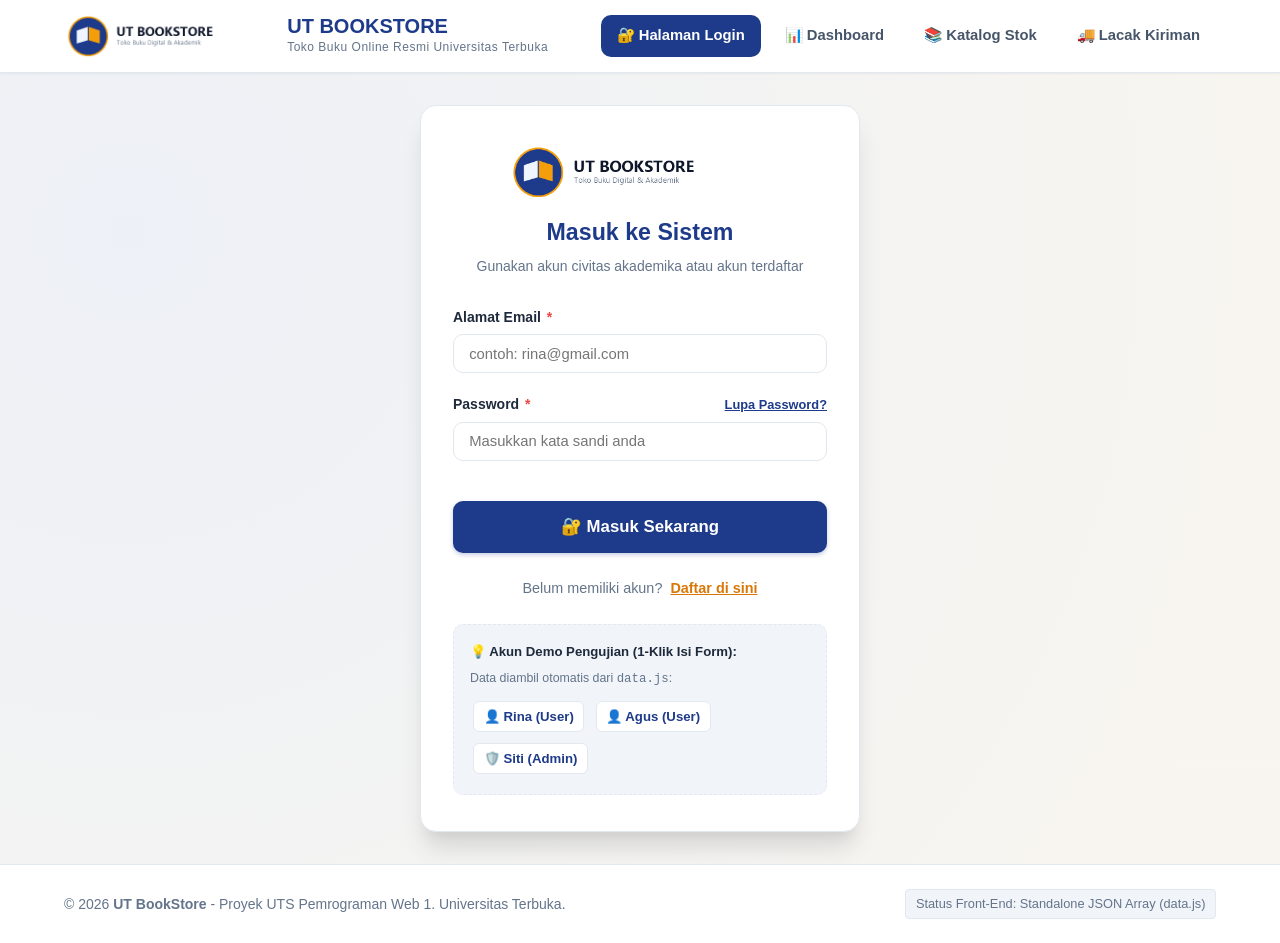
<file: index.html>
<!DOCTYPE html>
<html lang="id">
<head>
  <meta charset="UTF-8">
  <meta name="viewport" content="width=device-width, initial-scale=1.0">
  <title>Masuk Akun - UT BookStore</title>
  
  <!-- ====================================================================
       INDIKATOR PENILAIAN 2: EXTERNAL CSS
       ==================================================================== -->
  <link rel="stylesheet" href="css/style.css">

  <!-- ====================================================================
       INDIKATOR PENILAIAN 2: INTERNAL CSS (Gaya Khusus Halaman Login)
       ==================================================================== -->
  <style>
    /* Styling Khusus Internal CSS untuk Halaman Login */
    .login-wrapper {
      min-height: calc(100vh - 160px);
      display: flex;
      align-items: center;
      justify-content: center;
      padding: 2rem 1rem;
      background: radial-gradient(circle at 10% 20%, rgba(30, 58, 138, 0.05) 0%, rgba(245, 158, 11, 0.05) 90%);
    }

    .login-card {
      width: 100%;
      max-width: 440px;
      background-color: var(--bg-surface);
      border-radius: var(--radius-lg);
      border: 1px solid var(--border-color);
      box-shadow: var(--shadow-xl);
      padding: 2.25rem 2rem;
      animation: fadeInUp 0.4s ease-out;
    }

    .login-header-banner {
      text-align: center;
      margin-bottom: 1.75rem;
    }

    .login-header-banner .login-logo {
      height: 60px;
      margin: 0 auto 0.75rem auto;
    }

    .login-header-banner h2 {
      font-size: 1.45rem;
      font-weight: 800;
      color: var(--primary);
      margin-bottom: 0.25rem;
    }

    .login-header-banner p {
      font-size: 0.875rem;
      color: var(--text-muted);
    }

    .quick-account-box {
      margin-top: 1.5rem;
      padding: 1rem;
      background-color: var(--bg-subtle);
      border-radius: var(--radius-md);
      border: 1px dashed var(--border-color);
      font-size: 0.825rem;
    }

    .quick-pill {
      display: inline-block;
      padding: 0.25rem 0.6rem;
      margin: 0.2rem;
      background-color: #fff;
      border: 1px solid var(--border-color);
      border-radius: var(--radius-sm);
      cursor: pointer;
      font-weight: 600;
      color: var(--primary);
      transition: all 0.2s ease;
    }

    .quick-pill:hover {
      background-color: var(--primary-light);
      border-color: var(--primary);
    }

    @keyframes fadeInUp {
      from {
        opacity: 0;
        transform: translateY(15px);
      }
      to {
        opacity: 1;
        transform: translateY(0);
      }
    }
  </style>
</head>
<body>

  <!-- ====================================================================
       1. SEMANTIC HEADER & NAVBAR
       ==================================================================== -->
  <header class="main-header">
    <div class="header-container">
      <div class="brand-wrapper">
        <img src="assets/logo.png" alt="Logo UT BookStore" class="brand-logo" onerror="this.src='assets/logo.svg'">
        <div class="brand-text">
          <h1>UT BOOKSTORE</h1>
          <p>Toko Buku Online Resmi Universitas Terbuka</p>
        </div>
      </div>
      
      <!-- Navigasi Utama Halaman Login -->
      <nav class="main-nav" aria-label="Navigasi Utama">
        <ul>
          <li><a href="index.html" class="nav-link active">🔐 Halaman Login</a></li>
          <li><a href="dashboard.html" class="nav-link">📊 Dashboard</a></li>
          <li><a href="stok.html" class="nav-link">📚 Katalog Stok</a></li>
          <li><a href="tracking.html" class="nav-link">🚚 Lacak Kiriman</a></li>
        </ul>
      </nav>
    </div>
  </header>

  <!-- ====================================================================
       2. SEMANTIC MAIN CONTENT: FORM LOGIN
       ==================================================================== -->
  <main class="login-wrapper">
    <section class="login-card" aria-labelledby="loginTitle">
      <div class="login-header-banner">
        <img src="assets/logo.png" alt="Logo UT" class="login-logo" onerror="this.src='assets/logo.svg'">
        <h2 id="loginTitle">Masuk ke Sistem</h2>
        <p>Gunakan akun civitas akademika atau akun terdaftar</p>
      </div>

      <!-- Alert Box untuk Notifikasi Feedback Error/Sukses Login -->
      <div id="loginAlertBox" class="alert-box" style="display: none;" role="alert"></div>

      <!-- Form Login Sesuai Kriteria Soal 1 -->
      <form id="loginForm" novalidate>
        <!-- Input Email -->
        <div class="form-group">
          <label for="loginEmail" class="form-label">
            Alamat Email <span class="required">*</span>
          </label>
          <input 
            type="email" 
            id="loginEmail" 
            class="form-control" 
            placeholder="contoh: rina@gmail.com" 
            required 
            autocomplete="email"
          >
        </div>

        <!-- Input Password -->
        <div class="form-group">
          <div style="display: flex; justify-content: space-between; align-items: center; margin-bottom: 0.4rem;">
            <label for="loginPassword" class="form-label" style="margin-bottom: 0;">
              Password <span class="required">*</span>
            </label>
            <!-- Tombol Lupa Password (Membuka Modal Box) -->
            <button 
              type="button" 
              class="btn-link" 
              onclick="openModal('modalLupaPassword')"
              style="background:none; border:none; color:var(--primary); font-size:0.8rem; cursor:pointer; font-weight:600; text-decoration:underline;"
            >
              Lupa Password?
            </button>
          </div>
          <input 
            type="password" 
            id="loginPassword" 
            class="form-control" 
            placeholder="Masukkan kata sandi anda" 
            required 
            autocomplete="current-password"
          >
        </div>

        <!-- Tombol Login (Sesuai Kriteria Soal 1) -->
        <button type="submit" class="btn btn-primary btn-block btn-lg" style="margin-top: 1.25rem;">
          🔐 Masuk Sekarang
        </button>

        <!-- Pilihan Daftar Akun Baru (Membuka Modal Box) -->
        <div style="text-align: center; margin-top: 1.5rem; font-size: 0.9rem; color: var(--text-muted);">
          Belum memiliki akun?
          <!-- INDIKATOR PENILAIAN 2: CONTOH INLINE CSS -->
          <button 
            type="button" 
            onclick="openModal('modalDaftar')"
            style="background:none; border:none; color:var(--accent-gold-hover); font-weight:700; cursor:pointer; text-decoration:underline; font-size:0.9rem; margin-left:4px;"
          >
            Daftar di sini
          </button>
        </div>
      </form>

      <!-- Panel Bantuan Quick-Fill Akun untuk Dosen / Penguji -->
      <aside class="quick-account-box" aria-label="Akun Demo Bawaan">
        <div style="font-weight: 700; margin-bottom: 0.4rem; color: var(--text-main);">
          💡 Akun Demo Pengujian (1-Klik Isi Form):
        </div>
        <p style="color: var(--text-muted); font-size: 0.775rem; margin-bottom: 0.5rem;">
          Data diambil otomatis dari <code>data.js</code>:
        </p>
        <div style="display: flex; flex-wrap: wrap; gap: 0.3rem;">
          <span class="quick-pill" onclick="fillDemoAccount('rina@gmail.com', 'rina123')">
            👤 Rina (User)
          </span>
          <span class="quick-pill" onclick="fillDemoAccount('agus@gmail.com', 'agus123')">
            👤 Agus (User)
          </span>
          <span class="quick-pill" onclick="fillDemoAccount('siti@gmail.com', 'siti123')">
            🛡️ Siti (Admin)
          </span>
        </div>
      </aside>
    </section>
  </main>

  <!-- ====================================================================
       3. MODAL BOX: LUPA PASSWORD (Sesuai Kriteria Soal 1)
       ==================================================================== -->
  <div id="modalLupaPassword" class="modal-overlay" role="dialog" aria-modal="true" aria-labelledby="modalLupaTitle">
    <div class="modal-container">
      <div class="modal-header">
        <h3 id="modalLupaTitle" class="modal-title">🔑 Pemulihan Kata Sandi</h3>
        <button type="button" class="modal-close" data-close-modal="modalLupaPassword" aria-label="Tutup">&times;</button>
      </div>
      <form id="lupaPasswordForm">
        <div class="modal-body">
          <p style="font-size: 0.9rem; color: var(--text-muted); margin-bottom: 1.25rem;">
            Masukkan alamat email yang terdaftar pada sistem toko buku. Kami akan mencari data akun dan mengirimkan instruksi pemulihan.
          </p>
          <div class="form-group">
            <label for="resetEmail" class="form-label">Alamat Email Terdaftar <span class="required">*</span></label>
            <input type="email" id="resetEmail" class="form-control" placeholder="contoh: rina@gmail.com" required>
          </div>
        </div>
        <div class="modal-footer">
          <button type="button" class="btn btn-outline" data-close-modal="modalLupaPassword">Batal</button>
          <button type="submit" class="btn btn-primary">Kirim Instruksi</button>
        </div>
      </form>
    </div>
  </div>

  <!-- ====================================================================
       4. MODAL BOX: DAFTAR AKUN BARU (Sesuai Kriteria Soal 1)
       ==================================================================== -->
  <div id="modalDaftar" class="modal-overlay" role="dialog" aria-modal="true" aria-labelledby="modalDaftarTitle">
    <div class="modal-container">
      <div class="modal-header">
        <h3 id="modalDaftarTitle" class="modal-title">📝 Registrasi Pengguna Baru</h3>
        <button type="button" class="modal-close" data-close-modal="modalDaftar" aria-label="Tutup">&times;</button>
      </div>
      <form id="daftarForm">
        <div class="modal-body">
          <div class="form-group">
            <label for="regNama" class="form-label">Nama Lengkap <span class="required">*</span></label>
            <input type="text" id="regNama" class="form-control" placeholder="Nama lengkap mahasiswa" required>
          </div>
          <div class="form-group">
            <label for="regEmail" class="form-label">Alamat Email <span class="required">*</span></label>
            <input type="email" id="regEmail" class="form-control" placeholder="nama@gmail.com" required>
          </div>
          <div class="form-row">
            <div class="form-group">
              <label for="regPassword" class="form-label">Password <span class="required">*</span></label>
              <input type="password" id="regPassword" class="form-control" placeholder="Minimal 6 karakter" required>
            </div>
            <div class="form-group">
              <label for="regKonfirmasiPassword" class="form-label">Ulangi Password <span class="required">*</span></label>
              <input type="password" id="regKonfirmasiPassword" class="form-control" placeholder="Ketik ulang password" required>
            </div>
          </div>
          <div class="form-group">
            <label for="regRole" class="form-label">Peran Pengguna</label>
            <select id="regRole" class="form-control">
              <option value="User">User / Mahasiswa</option>
              <option value="Admin">Staff / Admin Toko</option>
            </select>
          </div>
        </div>
        <div class="modal-footer">
          <button type="button" class="btn btn-outline" data-close-modal="modalDaftar">Batal</button>
          <button type="submit" class="btn btn-gold">Daftar Sekarang</button>
        </div>
      </form>
    </div>
  </div>

  <!-- ====================================================================
       5. SEMANTIC FOOTER
       ==================================================================== -->
  <footer class="main-footer">
    <div class="footer-container">
      <p>&copy; 2026 <strong>UT BookStore</strong> - Proyek UTS Pemrograman Web 1. Universitas Terbuka.</p>
      <!-- INDIKATOR PENILAIAN 2: CONTOH INLINE CSS -->
      <span style="font-size:0.8rem; color:var(--text-muted); background-color:var(--bg-subtle); padding:0.25rem 0.6rem; border-radius:4px; border:1px solid var(--border-color);">
        Status Front-End: Standalone JSON Array (data.js)
      </span>
    </div>
  </footer>

  <!-- File JavaScript Eksternal -->
  <script src="js/data.js"></script>
  <script src="js/script.js"></script>
  <script>
    // Inisialisasi logika khusus halaman Login
    document.addEventListener('DOMContentLoaded', () => {
      initLoginPage();
    });
  </script>
</body>
</html>
</file>
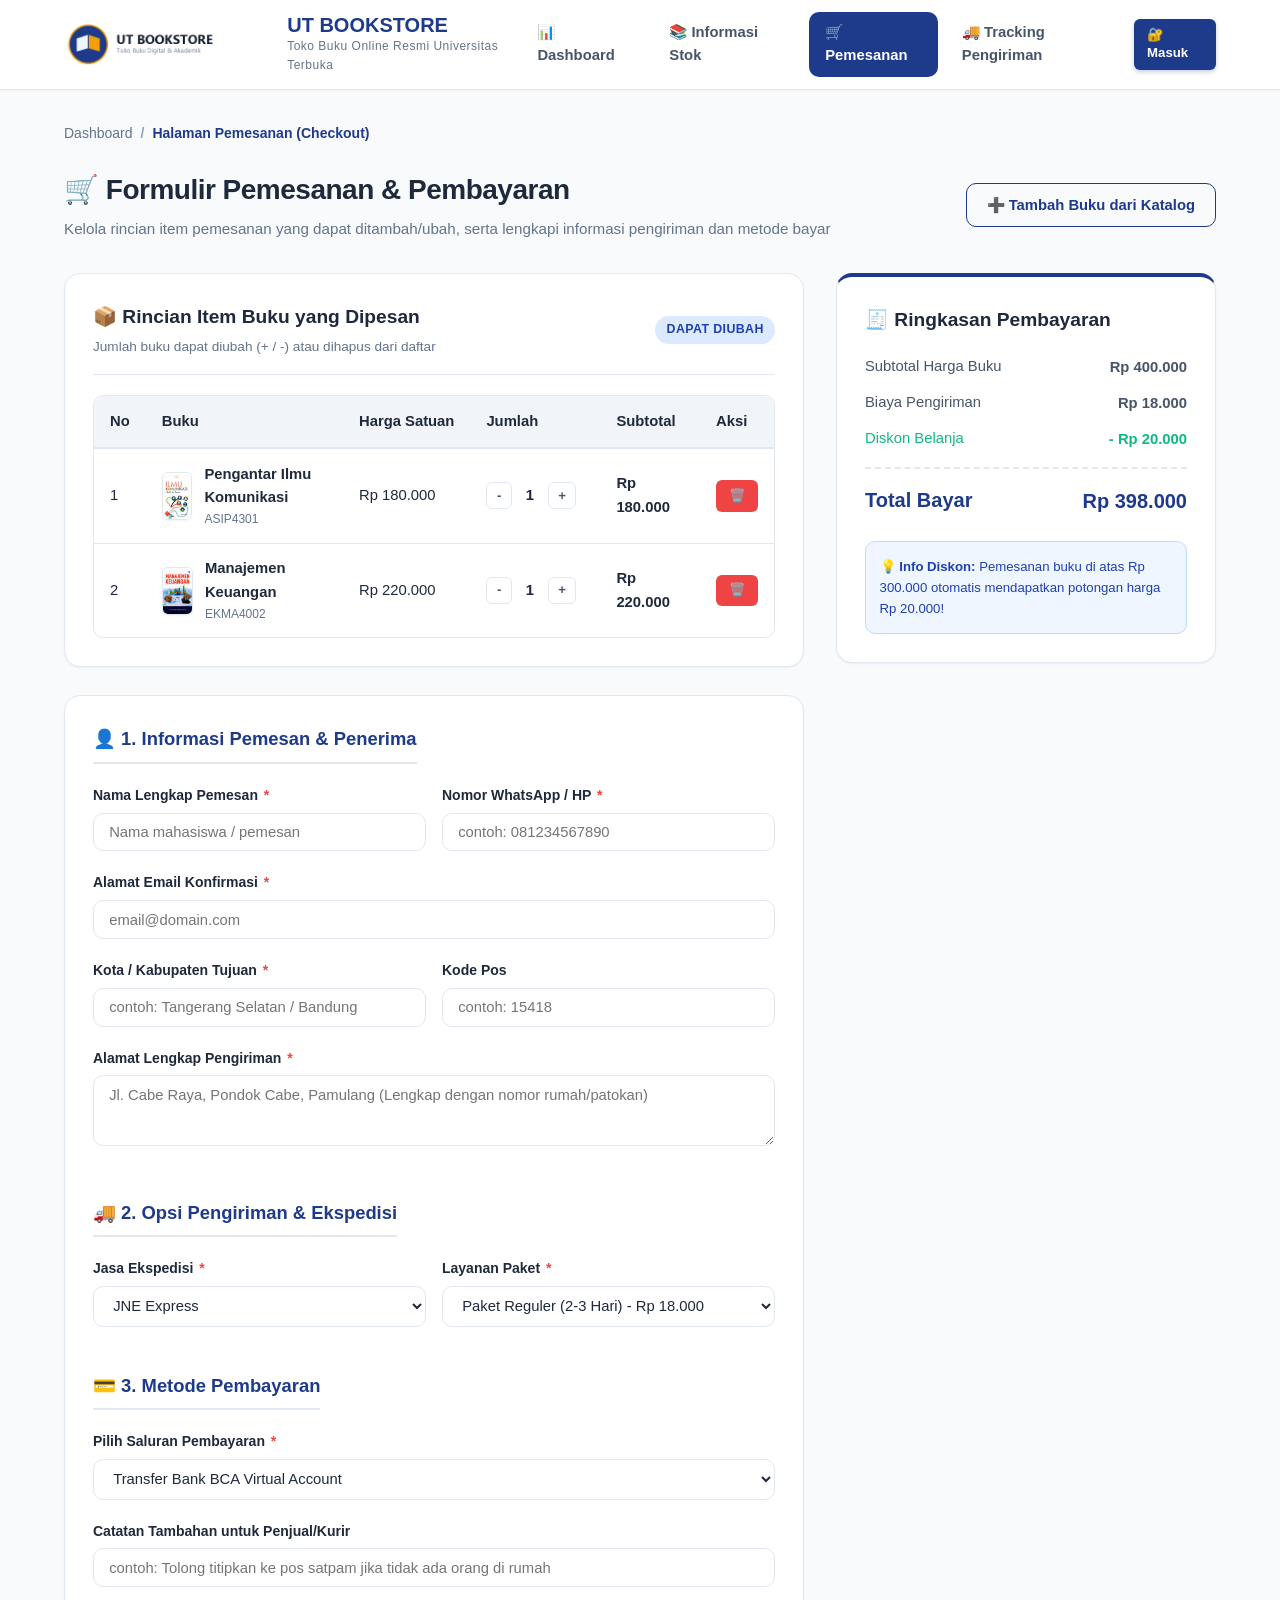
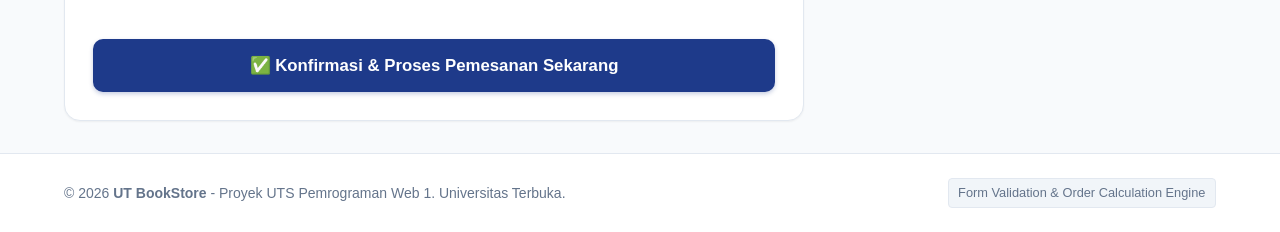
<file: checkout.html>
<!DOCTYPE html>
<html lang="id">
<head>
  <meta charset="UTF-8">
  <meta name="viewport" content="width=device-width, initial-scale=1.0">
  <title>Halaman Pemesanan &amp; Checkout - UT BookStore</title>
  
  <!-- ====================================================================
       INDIKATOR PENILAIAN 2: EXTERNAL CSS
       ==================================================================== -->
  <link rel="stylesheet" href="css/style.css">

  <!-- ====================================================================
       INDIKATOR PENILAIAN 2: INTERNAL CSS (Gaya Khusus Halaman Pemesanan)
       ==================================================================== -->
  <style>
    /* Styling Khusus Internal CSS untuk Halaman Pemesanan */
    .checkout-layout-grid {
      display: grid;
      grid-template-columns: 1fr 380px;
      gap: 2rem;
      align-items: flex-start;
    }

    @media (max-width: 900px) {
      .checkout-layout-grid {
        grid-template-columns: 1fr;
      }
    }

    .sticky-summary {
      position: sticky;
      top: 90px;
    }

    .form-section-title {
      font-size: 1.15rem;
      font-weight: 700;
      color: var(--primary);
      margin-bottom: 1.25rem;
      padding-bottom: 0.5rem;
      border-bottom: 2px solid var(--border-color);
      display: flex;
      align-items: center;
      gap: 0.5rem;
    }

    .summary-line {
      display: flex;
      justify-content: space-between;
      margin-bottom: 0.75rem;
      font-size: 0.925rem;
      color: var(--secondary);
    }

    .summary-line.total-line {
      font-size: 1.25rem;
      font-weight: 800;
      color: var(--primary);
      border-top: 2px dashed var(--border-color);
      padding-top: 1rem;
      margin-top: 1rem;
    }
  </style>
</head>
<body>

  <!-- ====================================================================
       1. SEMANTIC HEADER & NAVBAR
       ==================================================================== -->
  <header class="main-header">
    <div class="header-container">
      <div class="brand-wrapper">
        <a href="dashboard.html" style="display:flex; align-items:center; gap:0.75rem; text-decoration:none;">
          <img src="assets/logo.png" alt="Logo UT BookStore" class="brand-logo" onerror="this.src='assets/logo.svg'">
          <div class="brand-text">
            <h1>UT BOOKSTORE</h1>
            <p>Toko Buku Online Resmi Universitas Terbuka</p>
          </div>
        </a>
      </div>
      
      <!-- Navigasi Utama Halaman Website -->
      <nav class="main-nav" aria-label="Navigasi Utama">
        <ul>
          <li><a href="dashboard.html" class="nav-link">📊 Dashboard</a></li>
          <li><a href="stok.html" class="nav-link">📚 Informasi Stok</a></li>
          <li><a href="checkout.html" class="nav-link active">🛒 Pemesanan</a></li>
          <li><a href="tracking.html" class="nav-link">🚚 Tracking Pengiriman</a></li>
        </ul>
      </nav>

      <!-- User Session Badge di Header -->
      <div id="headerUserPill" class="user-badge-wrapper"></div>
    </div>
  </header>

  <!-- ====================================================================
       2. SEMANTIC MAIN CONTENT
       ==================================================================== -->
  <main class="page-container">
    
    <!-- Breadcrumb Navigasi -->
    <nav class="breadcrumb-nav" aria-label="Breadcrumb">
      <ol class="breadcrumb-list">
        <li><a href="dashboard.html">Dashboard</a></li>
        <li class="current">Halaman Pemesanan (Checkout)</li>
      </ol>
    </nav>

    <!-- Header Block Halaman -->
    <section class="page-header-block">
      <div>
        <h2 class="page-title">🛒 Formulir Pemesanan &amp; Pembayaran</h2>
        <p class="page-subtitle">
          Kelola rincian item pemesanan yang dapat ditambah/ubah, serta lengkapi informasi pengiriman dan metode bayar
        </p>
      </div>
      <div>
        <button type="button" class="btn btn-outline-primary" onclick="openModal('modalTambahBukuPesanan')">
          ➕ Tambah Buku dari Katalog
        </button>
      </div>
    </section>

    <!-- Grid Layout 2 Kolom: Kiri (Data Pemesanan & Form) | Kanan (Ringkasan Tagihan) -->
    <div class="checkout-layout-grid">
      
      <!-- KOLOM KIRI: TABEL PEMESANAN & ISIAN FORM PEMESAN -->
      <section style="display:flex; flex-direction:column; gap:1.75rem;" aria-label="Data Pemesanan dan Formulir">
        
        <!-- BAGIAN 1: TABEL DATA PEMESANAN (Dapat Ditambah/Ubah - Sesuai Kriteria Soal 4) -->
        <article class="card">
          <div class="card-header">
            <div>
              <h3 class="card-title">📦 Rincian Item Buku yang Dipesan</h3>
              <p style="font-size:0.85rem; color:var(--text-muted); margin-top:0.2rem;">
                Jumlah buku dapat diubah (+ / -) atau dihapus dari daftar
              </p>
            </div>
            <span class="badge badge-info">Dapat Diubah</span>
          </div>

          <div class="table-responsive">
            <table class="custom-table" id="tabelCheckout" aria-label="Tabel Item Pemesanan">
              <thead>
                <tr>
                  <th style="width: 40px;">No</th>
                  <th>Buku</th>
                  <th>Harga Satuan</th>
                  <th style="width: 130px;">Jumlah</th>
                  <th>Subtotal</th>
                  <th style="width: 50px;">Aksi</th>
                </tr>
              </thead>
              <tbody id="checkoutTableBody">
                <!-- Diisi secara dinamis oleh JavaScript DOM -->
              </tbody>
            </table>
          </div>
        </article>

        <!-- BAGIAN 2: ISIAN DATA INFORMASI PEMESAN & PEMBAYARAN (Sesuai Kriteria Soal 4) -->
        <article class="card">
          <form id="formCheckout" novalidate>
            <!-- Sub-seksi A: Informasi Identitas Pemesan -->
            <fieldset style="border:none; margin:0; padding:0;">
              <legend class="form-section-title">
                👤 1. Informasi Pemesan &amp; Penerima
              </legend>

              <div class="form-row">
                <div class="form-group">
                  <label for="pemesanNama" class="form-label">
                    Nama Lengkap Pemesan <span class="required">*</span>
                  </label>
                  <input 
                    type="text" 
                    id="pemesanNama" 
                    class="form-control" 
                    placeholder="Nama mahasiswa / pemesan" 
                    required
                  >
                </div>

                <div class="form-group">
                  <label for="pemesanTelepon" class="form-label">
                    Nomor WhatsApp / HP <span class="required">*</span>
                  </label>
                  <input 
                    type="tel" 
                    id="pemesanTelepon" 
                    class="form-control" 
                    placeholder="contoh: 081234567890" 
                    required
                  >
                </div>
              </div>

              <div class="form-group">
                <label for="pemesanEmail" class="form-label">
                  Alamat Email Konfirmasi <span class="required">*</span>
                </label>
                <input 
                  type="email" 
                  id="pemesanEmail" 
                  class="form-control" 
                  placeholder="email@domain.com" 
                  required
                >
              </div>

              <div class="form-row">
                <div class="form-group">
                  <label for="pemesanKota" class="form-label">
                    Kota / Kabupaten Tujuan <span class="required">*</span>
                  </label>
                  <input 
                    type="text" 
                    id="pemesanKota" 
                    class="form-control" 
                    placeholder="contoh: Tangerang Selatan / Bandung" 
                    required
                  >
                </div>

                <div class="form-group">
                  <label for="pemesanKodepos" class="form-label">Kode Pos</label>
                  <input type="text" id="pemesanKodepos" class="form-control" placeholder="contoh: 15418">
                </div>
              </div>

              <div class="form-group">
                <label for="pemesanAlamat" class="form-label">
                  Alamat Lengkap Pengiriman <span class="required">*</span>
                </label>
                <textarea 
                  id="pemesanAlamat" 
                  class="form-control" 
                  rows="3" 
                  placeholder="Jl. Cabe Raya, Pondok Cabe, Pamulang (Lengkap dengan nomor rumah/patokan)" 
                  required
                ></textarea>
              </div>
            </fieldset>

            <!-- Sub-seksi B: Ekspedisi & Layanan Paket -->
            <fieldset style="border:none; margin:1.5rem 0 0 0; padding:0;">
              <legend class="form-section-title">
                🚚 2. Opsi Pengiriman &amp; Ekspedisi
              </legend>

              <div class="form-row">
                <div class="form-group">
                  <label for="pilihanEkspedisi" class="form-label">
                    Jasa Ekspedisi <span class="required">*</span>
                  </label>
                  <select id="pilihanEkspedisi" class="form-control" required>
                    <option value="JNE">JNE Express</option>
                    <option value="Pos Indonesia">Pos Indonesia (Kantor Pos)</option>
                    <option value="SiCepat">SiCepat Express</option>
                    <option value="J&amp;T">J&amp;T Express</option>
                  </select>
                </div>

                <div class="form-group">
                  <label for="pilihanPaket" class="form-label">
                    Layanan Paket <span class="required">*</span>
                  </label>
                  <select id="pilihanPaket" class="form-control" required>
                    <option value="REGULER">Paket Reguler (2-3 Hari) - Rp 18.000</option>
                    <option value="EXPRESS">Paket Express (1 Hari) - Rp 28.000</option>
                    <option value="KARGO">Paket Kargo / Berat (>5kg) - Rp 35.000</option>
                  </select>
                </div>
              </div>
            </fieldset>

            <!-- Sub-seksi C: Informasi Pembayaran -->
            <fieldset style="border:none; margin:1.5rem 0 0 0; padding:0;">
              <legend class="form-section-title">
                💳 3. Metode Pembayaran
              </legend>

              <div class="form-group">
                <label for="pilihanPembayaran" class="form-label">
                  Pilih Saluran Pembayaran <span class="required">*</span>
                </label>
                <select id="pilihanPembayaran" class="form-control" required>
                  <option value="Bank Central Asia (BCA)">Transfer Bank BCA Virtual Account</option>
                  <option value="Bank Mandiri">Transfer Bank Mandiri Virtual Account</option>
                  <option value="Bank BRI">Transfer Bank BRI Virtual Account</option>
                  <option value="QRIS / GoPay / OVO">QRIS (GoPay, OVO, ShopeePay, DANA)</option>
                  <option value="COD (Bayar di Tempat)">Cash On Delivery (Bayar di Tempat)</option>
                </select>
              </div>

              <div class="form-group">
                <label for="catatanPesanan" class="form-label">Catatan Tambahan untuk Penjual/Kurir</label>
                <input type="text" id="catatanPesanan" class="form-control" placeholder="contoh: Tolong titipkan ke pos satpam jika tidak ada orang di rumah">
              </div>
            </fieldset>

            <!-- Tombol Konfirmasi Pemesanan -->
            <div style="margin-top:2rem;">
              <button type="submit" class="btn btn-primary btn-block btn-lg">
                ✅ Konfirmasi &amp; Proses Pemesanan Sekarang
              </button>
            </div>
          </form>
        </article>

      </section>

      <!-- KOLOM KANAN: KARTU RINGKASAN PEMBAYARAN (STICKY CARD) -->
      <aside class="sticky-summary" aria-label="Ringkasan Biaya Pemesanan">
        <div class="card" style="border-top: 4px solid var(--primary);">
          <h3 class="card-title" style="margin-bottom: 1.25rem;">
            🧾 Ringkasan Pembayaran
          </h3>

          <div class="summary-line">
            <span>Subtotal Harga Buku</span>
            <strong id="summarySubtotal">Rp 400.000</strong>
          </div>

          <div class="summary-line">
            <span>Biaya Pengiriman</span>
            <strong id="summaryOngkir">Rp 18.000</strong>
          </div>

          <div class="summary-line" style="color: var(--success);">
            <span>Diskon Belanja</span>
            <strong id="summaryDiskon">- Rp 20.000</strong>
          </div>

          <div class="summary-line total-line">
            <span>Total Bayar</span>
            <span id="summaryTotal">Rp 398.000</span>
          </div>

          <!-- INDIKATOR PENILAIAN 2: CONTOH INLINE CSS -->
          <div style="margin-top:1.5rem; background:#eff6ff; padding:0.85rem; border-radius:var(--radius-md); font-size:0.825rem; color:#1e40af; border:1px solid #bfdbfe;">
            💡 <strong>Info Diskon:</strong> Pemesanan buku di atas Rp 300.000 otomatis mendapatkan potongan harga Rp 20.000!
          </div>
        </div>
      </aside>

    </div>

  </main>

  <!-- ====================================================================
       3. MODAL BOX: TAMBAH BUKU KE PEMESANAN (Kriteria Soal 4)
       ==================================================================== -->
  <div id="modalTambahBukuPesanan" class="modal-overlay" role="dialog" aria-modal="true" aria-labelledby="modalTambahPesananTitle">
    <div class="modal-container">
      <div class="modal-header">
        <h3 id="modalTambahPesananTitle" class="modal-title">📚 Tambah Buku ke Pemesanan</h3>
        <button type="button" class="modal-close" data-close-modal="modalTambahBukuPesanan" aria-label="Tutup">&times;</button>
      </div>
      <div class="modal-body">
        <p style="font-size:0.875rem; color:var(--text-muted); margin-bottom:1.25rem;">
          Pilih salah satu judul buku dari katalog yang tersedia untuk dimasukkan ke keranjang pemesanan:
        </p>

        <div class="form-group">
          <label for="selectTambahBuku" class="form-label">Pilih Judul Buku <span class="required">*</span></label>
          <select id="selectTambahBuku" class="form-control">
            <!-- Diisi secara dinamis oleh JavaScript dari getKatalogList() -->
          </select>
        </div>

        <div class="form-group">
          <label for="inputTambahQty" class="form-label">Jumlah Eksemplar <span class="required">*</span></label>
          <input type="number" id="inputTambahQty" class="form-control" value="1" min="1" max="100">
        </div>
      </div>
      <div class="modal-footer">
        <button type="button" class="btn btn-outline" data-close-modal="modalTambahBukuPesanan">Batal</button>
        <button type="button" class="btn btn-primary" onclick="tambahBukuKePesanan()">+ Tambahkan ke Pesanan</button>
      </div>
    </div>
  </div>

  <!-- ====================================================================
       4. MODAL BOX: KONFIRMASI SUKSES PEMESANAN (Kriteria Soal 4)
       ==================================================================== -->
  <div id="modalKonfirmasiOrder" class="modal-overlay" role="dialog" aria-modal="true">
    <div class="modal-container" style="max-width: 580px;">
      <div class="modal-body" id="modalKonfirmasiContent">
        <!-- Diisi secara dinamis oleh renderModalKonfirmasiOrder() -->
      </div>
      <div class="modal-footer" style="justify-content: space-between;">
        <button type="button" class="btn btn-outline" onclick="window.location.href='dashboard.html'">
          📊 Kembali ke Dashboard
        </button>
        <button type="button" id="btnLacakPesananBaru" class="btn btn-gold">
          🚚 Lacak Status DO Sekarang &rarr;
        </button>
      </div>
    </div>
  </div>

  <!-- ====================================================================
       5. SEMANTIC FOOTER
       ==================================================================== -->
  <footer class="main-footer">
    <div class="footer-container">
      <p>&copy; 2026 <strong>UT BookStore</strong> - Proyek UTS Pemrograman Web 1. Universitas Terbuka.</p>
      <!-- INDIKATOR PENILAIAN 2: CONTOH INLINE CSS -->
      <span style="font-size:0.8rem; color:var(--text-muted); background-color:var(--bg-subtle); padding:0.25rem 0.6rem; border-radius:4px; border:1px solid var(--border-color);">
        Form Validation &amp; Order Calculation Engine
      </span>
    </div>
  </footer>

  <!-- File JavaScript Eksternal -->
  <script src="js/data.js"></script>
  <script src="js/script.js"></script>
  <script>
    // Inisialisasi logika khusus halaman Checkout
    document.addEventListener('DOMContentLoaded', () => {
      initCheckoutPage();
    });
  </script>
</body>
</html>
</file>
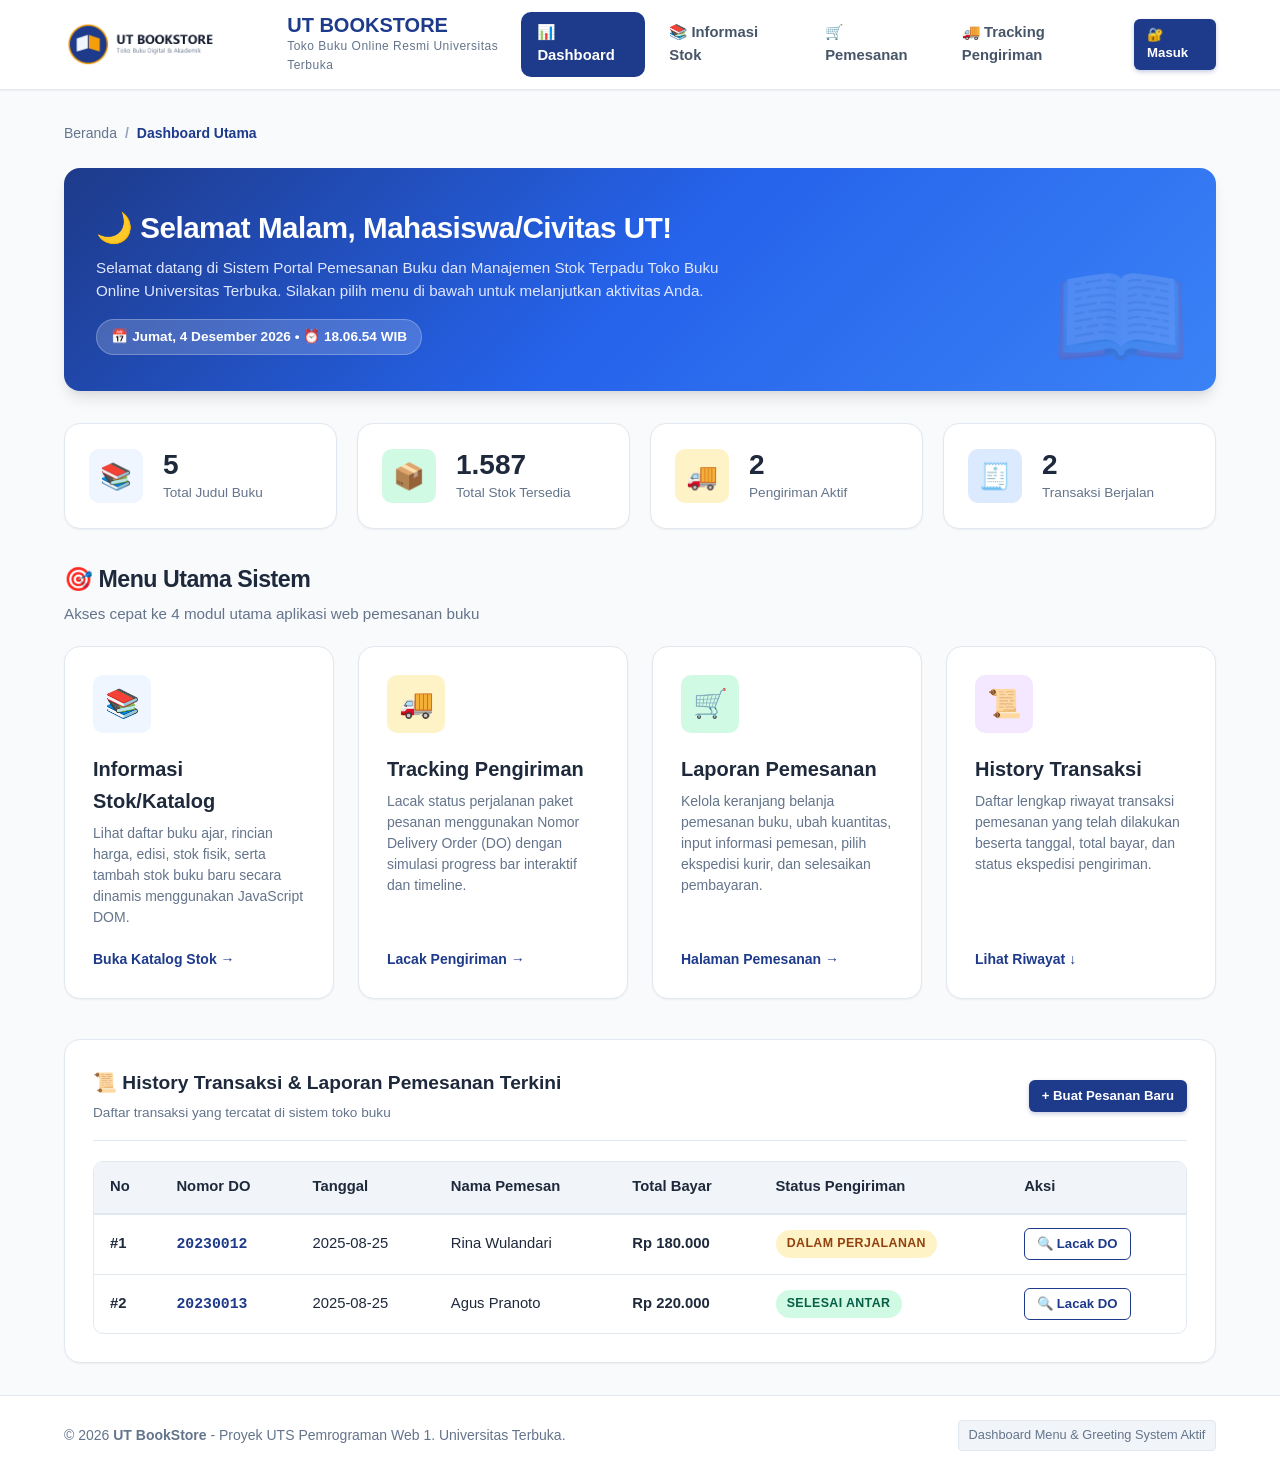
<file: dashboard.html>
<!DOCTYPE html>
<html lang="id">
<head>
  <meta charset="UTF-8">
  <meta name="viewport" content="width=device-width, initial-scale=1.0">
  <title>Dashboard Utama - UT BookStore</title>
  
  <!-- ====================================================================
       INDIKATOR PENILAIAN 2: EXTERNAL CSS
       ==================================================================== -->
  <link rel="stylesheet" href="css/style.css">

  <!-- ====================================================================
       INDIKATOR PENILAIAN 2: INTERNAL CSS (Gaya Khusus Halaman Dashboard)
       ==================================================================== -->
  <style>
    /* Styling Khusus Internal CSS untuk Halaman Dashboard */
    .dashboard-welcome-banner {
      background: linear-gradient(135deg, #1e3a8a 0%, #2563eb 50%, #3b82f6 100%);
      color: #ffffff;
      padding: 2.25rem 2rem;
      border-radius: var(--radius-lg);
      margin-bottom: 2rem;
      position: relative;
      overflow: hidden;
      box-shadow: var(--shadow-lg);
    }

    .dashboard-welcome-banner::after {
      content: "📖";
      position: absolute;
      right: 25px;
      bottom: -15px;
      font-size: 7rem;
      opacity: 0.15;
      pointer-events: none;
    }

    .greeting-title {
      font-size: 1.85rem;
      font-weight: 800;
      letter-spacing: -0.5px;
      margin-bottom: 0.35rem;
      display: flex;
      align-items: center;
      gap: 0.5rem;
    }

    .greeting-subtitle {
      font-size: 0.95rem;
      color: #e0e7ff;
      max-width: 650px;
      line-height: 1.5;
    }

    .live-clock-pill {
      display: inline-flex;
      align-items: center;
      gap: 0.5rem;
      background: rgba(255, 255, 255, 0.18);
      backdrop-filter: blur(8px);
      padding: 0.4rem 0.9rem;
      border-radius: var(--radius-full);
      font-size: 0.85rem;
      font-weight: 600;
      margin-top: 1rem;
      border: 1px solid rgba(255, 255, 255, 0.25);
    }

    /* Grid Menu Utama Navigasi Sesuai Kriteria Soal 2 */
    .menu-nav-grid {
      display: grid;
      grid-template-columns: repeat(auto-fit, minmax(260px, 1fr));
      gap: 1.5rem;
      margin-bottom: 2.5rem;
    }

    .nav-card-item {
      display: flex;
      flex-direction: column;
      background-color: var(--bg-surface);
      border: 1px solid var(--border-color);
      border-radius: var(--radius-lg);
      padding: 1.75rem;
      text-decoration: none;
      color: var(--text-main);
      box-shadow: var(--shadow-sm);
      transition: all 0.3s cubic-bezier(0.4, 0, 0.2, 1);
      position: relative;
    }

    .nav-card-item:hover {
      transform: translateY(-5px);
      box-shadow: var(--shadow-lg);
      border-color: var(--primary);
    }

    .nav-card-icon {
      width: 58px;
      height: 58px;
      border-radius: var(--radius-md);
      display: flex;
      align-items: center;
      justify-content: center;
      font-size: 1.75rem;
      margin-bottom: 1.25rem;
      transition: transform 0.3s ease;
    }

    .nav-card-item:hover .nav-card-icon {
      transform: scale(1.1);
    }

    .nav-card-title {
      font-size: 1.25rem;
      font-weight: 700;
      margin-bottom: 0.35rem;
      color: var(--text-main);
    }

    .nav-card-desc {
      font-size: 0.875rem;
      color: var(--text-muted);
      line-height: 1.5;
      margin-bottom: 1.25rem;
      flex-grow: 1;
    }

    .nav-card-action {
      display: inline-flex;
      align-items: center;
      gap: 0.4rem;
      font-size: 0.875rem;
      font-weight: 700;
      color: var(--primary);
    }
  </style>
</head>
<body>

  <!-- ====================================================================
       1. SEMANTIC HEADER & NAVBAR
       ==================================================================== -->
  <header class="main-header">
    <div class="header-container">
      <div class="brand-wrapper">
        <a href="dashboard.html" style="display:flex; align-items:center; gap:0.75rem; text-decoration:none;">
          <img src="assets/logo.png" alt="Logo UT BookStore" class="brand-logo" onerror="this.src='assets/logo.svg'">
          <div class="brand-text">
            <h1>UT BOOKSTORE</h1>
            <p>Toko Buku Online Resmi Universitas Terbuka</p>
          </div>
        </a>
      </div>
      
      <!-- Navigasi Utama Halaman Website -->
      <nav class="main-nav" aria-label="Navigasi Utama">
        <ul>
          <li><a href="dashboard.html" class="nav-link active">📊 Dashboard</a></li>
          <li><a href="stok.html" class="nav-link">📚 Informasi Stok</a></li>
          <li><a href="checkout.html" class="nav-link">🛒 Pemesanan</a></li>
          <li><a href="tracking.html" class="nav-link">🚚 Tracking Pengiriman</a></li>
        </ul>
      </nav>

      <!-- User Session Badge di Header -->
      <div id="headerUserPill" class="user-badge-wrapper"></div>
    </div>
  </header>

  <!-- ====================================================================
       2. SEMANTIC MAIN CONTENT
       ==================================================================== -->
  <main class="page-container">
    
    <!-- Breadcrumb Navigasi -->
    <nav class="breadcrumb-nav" aria-label="Breadcrumb">
      <ol class="breadcrumb-list">
        <li><a href="index.html">Beranda</a></li>
        <li class="current">Dashboard Utama</li>
      </ol>
    </nav>

    <!-- SECTION A: WELCOME BANNER DENGAN GREETING BERDASARKAN LOCAL TIME (Kriteria Soal 2) -->
    <section class="dashboard-welcome-banner" aria-labelledby="dashboardGreeting">
      <div id="dashboardGreeting" class="greeting-title">
        <!-- Diisi otomatis oleh JavaScript berdasarkan jam waktu lokal -->
        <span>🌅 Memuat salam waktu lokal...</span>
      </div>
      <p class="greeting-subtitle">
        Selamat datang di Sistem Portal Pemesanan Buku dan Manajemen Stok Terpadu Toko Buku Online Universitas Terbuka. Silakan pilih menu di bawah untuk melanjutkan aktivitas Anda.
      </p>
      <div id="dashboardLiveClock" class="live-clock-pill">
        <!-- Diisi otomatis jam & tanggal real-time oleh JavaScript -->
        <span>⏰ Memuat waktu lokal sistem...</span>
      </div>
    </section>

    <!-- SECTION B: STATISTIK RINGKASAN (Kreativitas Tambahan) -->
    <section class="stats-grid" aria-label="Statistik Singkat Toko Buku">
      <article class="stat-card">
        <!-- INDIKATOR PENILAIAN 2: CONTOH INLINE CSS -->
        <div class="stat-icon" style="background-color: var(--primary-light); color: var(--primary);">
          📚
        </div>
        <div class="stat-info">
          <div id="statTotalBuku" class="stat-value">5</div>
          <div class="stat-label">Total Judul Buku</div>
        </div>
      </article>

      <article class="stat-card">
        <!-- INDIKATOR PENILAIAN 2: CONTOH INLINE CSS -->
        <div class="stat-icon" style="background-color: var(--success-bg); color: var(--success);">
          📦
        </div>
        <div class="stat-info">
          <div id="statTotalStok" class="stat-value">1.587</div>
          <div class="stat-label">Total Stok Tersedia</div>
        </div>
      </article>

      <article class="stat-card">
        <!-- INDIKATOR PENILAIAN 2: CONTOH INLINE CSS -->
        <div class="stat-icon" style="background-color: var(--warning-bg); color: var(--warning);">
          🚚
        </div>
        <div class="stat-info">
          <div id="statTotalPengiriman" class="stat-value">2</div>
          <div class="stat-label">Pengiriman Aktif</div>
        </div>
      </article>

      <article class="stat-card">
        <!-- INDIKATOR PENILAIAN 2: CONTOH INLINE CSS -->
        <div class="stat-icon" style="background-color: var(--info-bg); color: var(--info);">
          🧾
        </div>
        <div class="stat-info">
          <div id="statTotalTransaksi" class="stat-value">2</div>
          <div class="stat-label">Transaksi Berjalan</div>
        </div>
      </article>
    </section>

    <!-- SECTION C: MENU UTAMA NAVIGASI (Wajib Sesuai Kriteria Soal 2) -->
    <section aria-labelledby="mainMenuSectionTitle" style="margin-bottom: 2.5rem;">
      <div class="page-header-block" style="margin-bottom: 1.25rem;">
        <div>
          <h2 id="mainMenuSectionTitle" class="page-title" style="font-size: 1.45rem;">
            🎯 Menu Utama Sistem
          </h2>
          <p class="page-subtitle">Akses cepat ke 4 modul utama aplikasi web pemesanan buku</p>
        </div>
      </div>

      <div class="menu-nav-grid">
        <!-- 1. Tombol Navigasi: Informasi Stok/Katalog -->
        <a href="stok.html" class="nav-card-item">
          <!-- INDIKATOR PENILAIAN 2: CONTOH INLINE CSS -->
          <div class="nav-card-icon" style="background: #eff6ff; color: #1e3a8a;">
            📚
          </div>
          <h3 class="nav-card-title">Informasi Stok/Katalog</h3>
          <p class="nav-card-desc">
            Lihat daftar buku ajar, rincian harga, edisi, stok fisik, serta tambah stok buku baru secara dinamis menggunakan JavaScript DOM.
          </p>
          <span class="nav-card-action">Buka Katalog Stok &rarr;</span>
        </a>

        <!-- 2. Tombol Navigasi: Tracking Pengiriman -->
        <a href="tracking.html" class="nav-card-item">
          <!-- INDIKATOR PENILAIAN 2: CONTOH INLINE CSS -->
          <div class="nav-card-icon" style="background: #fef3c7; color: #d97706;">
            🚚
          </div>
          <h3 class="nav-card-title">Tracking Pengiriman</h3>
          <p class="nav-card-desc">
            Lacak status perjalanan paket pesanan menggunakan Nomor Delivery Order (DO) dengan simulasi progress bar interaktif dan timeline.
          </p>
          <span class="nav-card-action">Lacak Pengiriman &rarr;</span>
        </a>

        <!-- 3. Tombol Navigasi: Laporan Pemesanan (Checkout) -->
        <a href="checkout.html" class="nav-card-item">
          <!-- INDIKATOR PENILAIAN 2: CONTOH INLINE CSS -->
          <div class="nav-card-icon" style="background: #d1fae5; color: #059669;">
            🛒
          </div>
          <h3 class="nav-card-title">Laporan Pemesanan</h3>
          <p class="nav-card-desc">
            Kelola keranjang belanja pemesanan buku, ubah kuantitas, input informasi pemesan, pilih ekspedisi kurir, dan selesaikan pembayaran.
          </p>
          <span class="nav-card-action">Halaman Pemesanan &rarr;</span>
        </a>

        <!-- 4. Tombol Navigasi: History Transaksi -->
        <a href="#sectionHistoryTransaksi" class="nav-card-item">
          <!-- INDIKATOR PENILAIAN 2: CONTOH INLINE CSS -->
          <div class="nav-card-icon" style="background: #f3e8ff; color: #7e22ce;">
            📜
          </div>
          <h3 class="nav-card-title">History Transaksi</h3>
          <p class="nav-card-desc">
            Daftar lengkap riwayat transaksi pemesanan yang telah dilakukan beserta tanggal, total bayar, dan status ekspedisi pengiriman.
          </p>
          <span class="nav-card-action">Lihat Riwayat &darr;</span>
        </a>
      </div>
    </section>

    <!-- SECTION D: TABEL HISTORY TRANSAKSI & LAPORAN PEMESANAN (Kriteria Soal 2) -->
    <section id="sectionHistoryTransaksi" class="card" aria-labelledby="historyTitle">
      <div class="card-header">
        <div>
          <h3 id="historyTitle" class="card-title">📜 History Transaksi &amp; Laporan Pemesanan Terkini</h3>
          <p style="font-size: 0.85rem; color: var(--text-muted); margin-top: 0.2rem;">
            Daftar transaksi yang tercatat di sistem toko buku
          </p>
        </div>
        <a href="checkout.html" class="btn btn-primary btn-sm">
          + Buat Pesanan Baru
        </a>
      </div>

      <div class="table-responsive">
        <table class="custom-table" aria-label="Tabel History Transaksi">
          <thead>
            <tr>
              <th>No</th>
              <th>Nomor DO</th>
              <th>Tanggal</th>
              <th>Nama Pemesan</th>
              <th>Total Bayar</th>
              <th>Status Pengiriman</th>
              <th>Aksi</th>
            </tr>
          </thead>
          <tbody id="dashboardHistoryTableBody">
            <!-- Diisi secara dinamis melalui JavaScript DOM dari data.js -->
          </tbody>
        </table>
      </div>
    </section>

  </main>

  <!-- ====================================================================
       3. SEMANTIC FOOTER
       ==================================================================== -->
  <footer class="main-footer">
    <div class="footer-container">
      <p>&copy; 2026 <strong>UT BookStore</strong> - Proyek UTS Pemrograman Web 1. Universitas Terbuka.</p>
      <!-- INDIKATOR PENILAIAN 2: CONTOH INLINE CSS -->
      <span style="font-size:0.8rem; color:var(--text-muted); background-color:var(--bg-subtle); padding:0.25rem 0.6rem; border-radius:4px; border:1px solid var(--border-color);">
        Dashboard Menu &amp; Greeting System Aktif
      </span>
    </div>
  </footer>

  <!-- File JavaScript Eksternal -->
  <script src="js/data.js"></script>
  <script src="js/script.js"></script>
  <script>
    // Inisialisasi logika khusus halaman Dashboard
    document.addEventListener('DOMContentLoaded', () => {
      initDashboardPage();

      // Perbarui jam setiap detik secara real-time
      setInterval(() => {
        updateLocalGreeting();
      }, 1000);
    });
  </script>
</body>
</html>
</file>
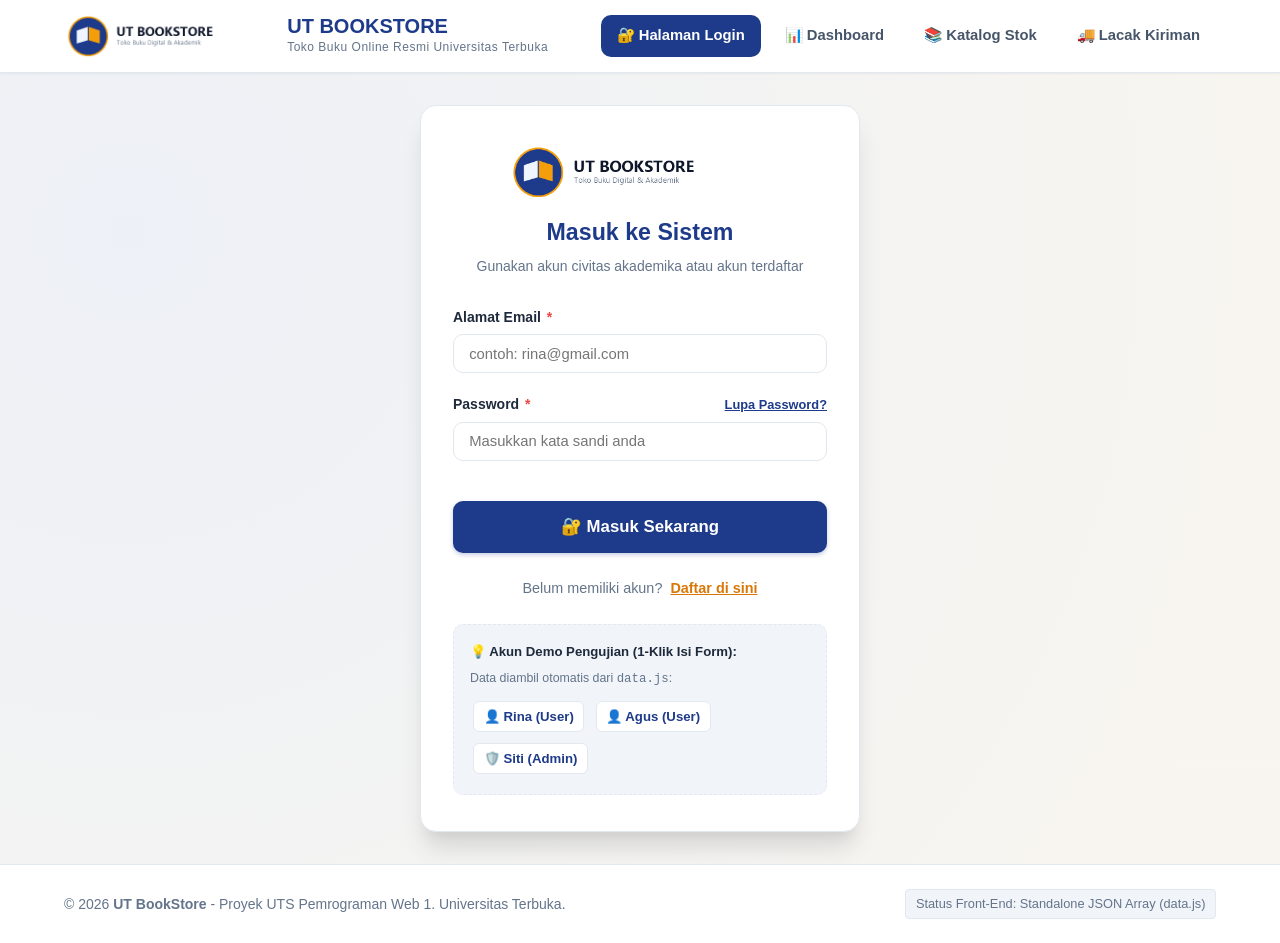
<file: login.html>
<!DOCTYPE html>
<html lang="id">
<head>
  <meta charset="UTF-8">
  <meta http-equiv="refresh" content="0; url=index.html">
  <title>Mengalihkan ke Login - UT BookStore</title>
  <script>window.location.href = "index.html";</script>
</head>
<body style="font-family:sans-serif; text-align:center; padding:3rem;">
  <p>Mengalihkan ke <a href="index.html">index.html (Halaman Login)</a>...</p>
</body>
</html>
</file>
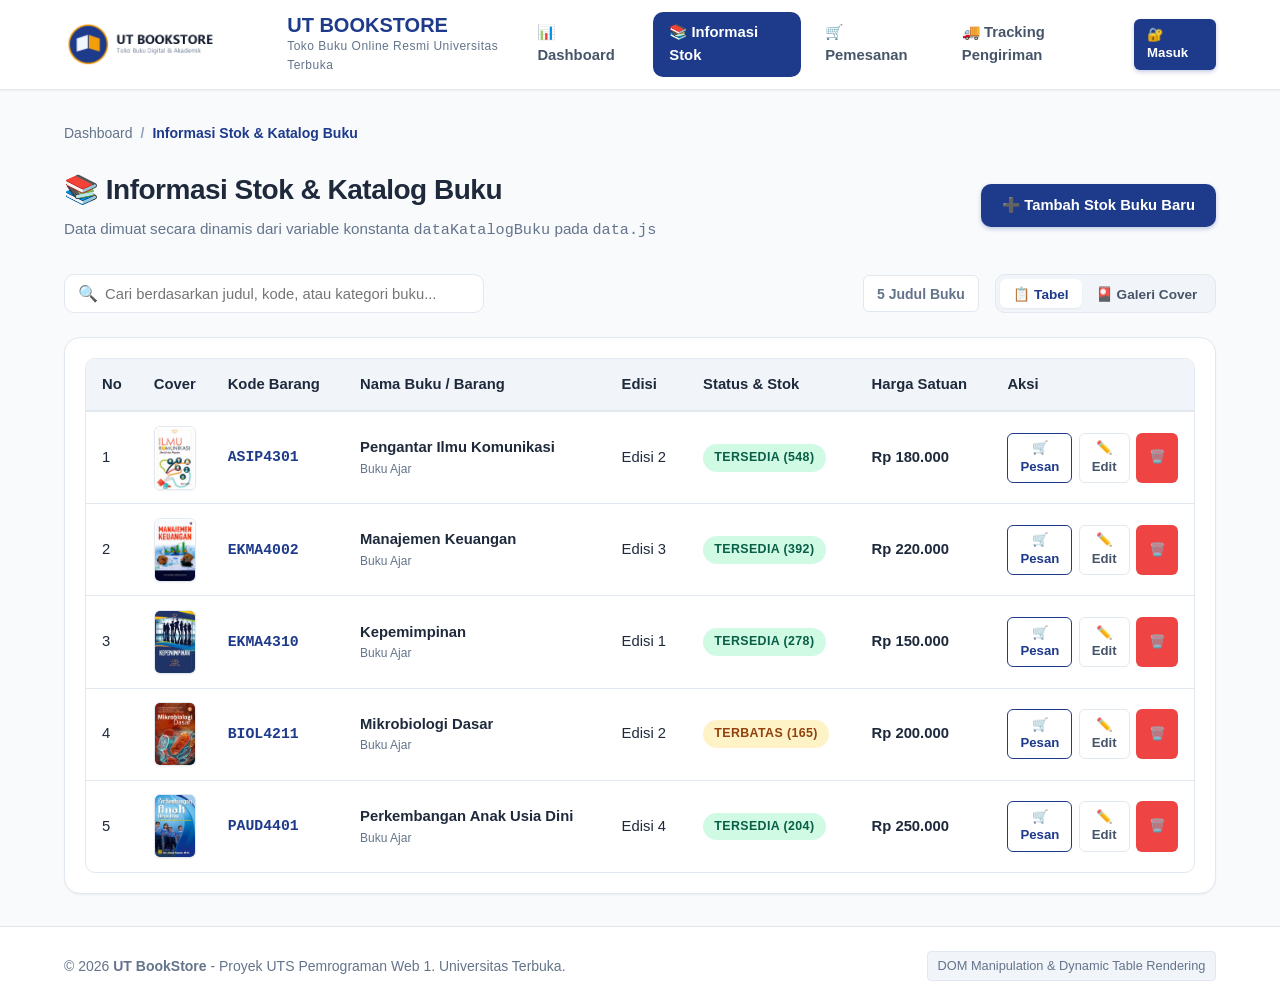
<file: stok.html>
<!DOCTYPE html>
<html lang="id">
<head>
  <meta charset="UTF-8">
  <meta name="viewport" content="width=device-width, initial-scale=1.0">
  <title>Informasi Stok &amp; Katalog Buku - UT BookStore</title>
  
  <!-- ====================================================================
       INDIKATOR PENILAIAN 2: EXTERNAL CSS
       ==================================================================== -->
  <link rel="stylesheet" href="css/style.css">

  <!-- ====================================================================
       INDIKATOR PENILAIAN 2: INTERNAL CSS (Gaya Khusus Halaman Stok/Katalog)
       ==================================================================== -->
  <style>
    /* Styling Khusus Internal CSS untuk Halaman Stok/Katalog */
    .catalog-toolbar {
      display: flex;
      justify-content: space-between;
      align-items: center;
      gap: 1rem;
      margin-bottom: 1.5rem;
      flex-wrap: wrap;
    }

    .search-filter-box {
      position: relative;
      flex: 1;
      max-width: 420px;
    }

    .search-filter-box input {
      padding-left: 2.5rem;
    }

    .search-filter-icon {
      position: absolute;
      left: 0.9rem;
      top: 50%;
      transform: translateY(-50%);
      color: var(--text-muted);
      pointer-events: none;
    }

    .view-toggle-group {
      display: inline-flex;
      background: var(--bg-subtle);
      padding: 0.25rem;
      border-radius: var(--radius-md);
      border: 1px solid var(--border-color);
    }

    .view-toggle-btn {
      padding: 0.4rem 0.85rem;
      border: none;
      background: transparent;
      font-size: 0.85rem;
      font-weight: 600;
      color: var(--secondary);
      border-radius: var(--radius-sm);
      cursor: pointer;
      transition: all 0.2s ease;
    }

    .view-toggle-btn.active {
      background: var(--bg-surface);
      color: var(--primary);
      box-shadow: var(--shadow-sm);
    }

    /* Efek hover pada thumbnail gambar buku */
    .table-thumb {
      transition: transform 0.2s ease, box-shadow 0.2s ease;
    }

    .table-thumb:hover {
      transform: scale(1.15);
      box-shadow: var(--shadow-md);
      z-index: 10;
      position: relative;
    }
  </style>
</head>
<body>

  <!-- ====================================================================
       1. SEMANTIC HEADER & NAVBAR
       ==================================================================== -->
  <header class="main-header">
    <div class="header-container">
      <div class="brand-wrapper">
        <a href="dashboard.html" style="display:flex; align-items:center; gap:0.75rem; text-decoration:none;">
          <img src="assets/logo.png" alt="Logo UT BookStore" class="brand-logo" onerror="this.src='assets/logo.svg'">
          <div class="brand-text">
            <h1>UT BOOKSTORE</h1>
            <p>Toko Buku Online Resmi Universitas Terbuka</p>
          </div>
        </a>
      </div>
      
      <!-- Navigasi Utama Halaman Website -->
      <nav class="main-nav" aria-label="Navigasi Utama">
        <ul>
          <li><a href="dashboard.html" class="nav-link">📊 Dashboard</a></li>
          <li><a href="stok.html" class="nav-link active">📚 Informasi Stok</a></li>
          <li><a href="checkout.html" class="nav-link">🛒 Pemesanan</a></li>
          <li><a href="tracking.html" class="nav-link">🚚 Tracking Pengiriman</a></li>
        </ul>
      </nav>

      <!-- User Session Badge di Header -->
      <div id="headerUserPill" class="user-badge-wrapper"></div>
    </div>
  </header>

  <!-- ====================================================================
       2. SEMANTIC MAIN CONTENT
       ==================================================================== -->
  <main class="page-container">
    
    <!-- Breadcrumb Navigasi -->
    <nav class="breadcrumb-nav" aria-label="Breadcrumb">
      <ol class="breadcrumb-list">
        <li><a href="dashboard.html">Dashboard</a></li>
        <li class="current">Informasi Stok &amp; Katalog Buku</li>
      </ol>
    </nav>

    <!-- Header Block Halaman -->
    <section class="page-header-block">
      <div>
        <h2 class="page-title">📚 Informasi Stok &amp; Katalog Buku</h2>
        <p class="page-subtitle">
          Data dimuat secara dinamis dari variable konstanta <code>dataKatalogBuku</code> pada <code>data.js</code>
        </p>
      </div>
      <div style="display:flex; gap:0.75rem; align-items:center;">
        <!-- Tombol Tambah Stok Baru (Membuka Modal DOM) -->
        <button type="button" class="btn btn-primary" onclick="openModal('modalTambahStok')">
          ➕ Tambah Stok Buku Baru
        </button>
      </div>
    </section>

    <!-- Toolbar: Search Filter & View Switcher -->
    <section class="catalog-toolbar" aria-label="Toolbar Pencarian dan Tampilan">
      <div class="search-filter-box">
        <span class="search-filter-icon">🔍</span>
        <input 
          type="text" 
          id="stokSearchInput" 
          class="form-control" 
          placeholder="Cari berdasarkan judul, kode, atau kategori buku..."
          aria-label="Pencarian Buku"
        >
      </div>

      <div style="display:flex; align-items:center; gap:1rem;">
        <!-- INDIKATOR PENILAIAN 2: CONTOH INLINE CSS -->
        <span id="stokTotalCount" style="font-size:0.875rem; font-weight:700; color:var(--text-muted); background:var(--bg-surface); padding:0.4rem 0.8rem; border-radius:var(--radius-sm); border:1px solid var(--border-color);">
          5 Judul Buku
        </span>

        <!-- View Switcher (Tabel vs Kartu) -->
        <div class="view-toggle-group">
          <button type="button" id="btnViewTable" class="view-toggle-btn active" onclick="toggleStokView('table')">
            📋 Tabel
          </button>
          <button type="button" id="btnViewGrid" class="view-toggle-btn" onclick="toggleStokView('grid')">
            🎴 Galeri Cover
          </button>
        </div>
      </div>
    </section>

    <!-- SECTION A: TAMPILAN TABEL STOK (Kriteria Soal 3) -->
    <section id="stokTableViewWrapper" class="card" style="padding: 1.25rem;" aria-label="Tabel Katalog Stok Buku">
      <div class="table-responsive">
        <table class="custom-table" id="tabelStokBuku" aria-label="Daftar Stok Buku">
          <thead>
            <tr>
              <th style="width: 40px;">No</th>
              <th style="width: 70px;">Cover</th>
              <th>Kode Barang</th>
              <th>Nama Buku / Barang</th>
              <th>Edisi</th>
              <th>Status &amp; Stok</th>
              <th>Harga Satuan</th>
              <th style="width: 170px;">Aksi</th>
            </tr>
          </thead>
          <tbody id="stokTableBody">
            <!-- Diisi secara dinamis oleh JavaScript DOM dari variable dataKatalogBuku -->
          </tbody>
        </table>
      </div>
    </section>

    <!-- SECTION B: TAMPILAN GRID KARTU BUKU (Kreativitas UI) -->
    <section id="stokGridViewWrapper" style="display: none;" aria-label="Galeri Kartu Buku">
      <div id="stokGridContainer" class="books-grid">
        <!-- Diisi secara dinamis oleh JavaScript DOM -->
      </div>
    </section>

  </main>

  <!-- ====================================================================
       3. MODAL BOX: TAMBAH BARIS STOK BARU (Kriteria Soal 3)
       ==================================================================== -->
  <div id="modalTambahStok" class="modal-overlay" role="dialog" aria-modal="true" aria-labelledby="modalTambahStokTitle">
    <div class="modal-container" style="max-width: 600px;">
      <div class="modal-header">
        <h3 id="modalTambahStokTitle" class="modal-title">➕ Tambah Baris Stok Buku Baru</h3>
        <button type="button" class="modal-close" data-close-modal="modalTambahStok" aria-label="Tutup">&times;</button>
      </div>
      
      <form id="formTambahStok">
        <div class="modal-body">
          <p style="font-size:0.875rem; color:var(--text-muted); margin-bottom:1.25rem;">
            Formulir ini menggunakan <strong>JavaScript DOM Manipulation</strong> untuk menambahkan baris baru ke dalam tabel secara real-time dan menyimpannya di local data.
          </p>

          <div class="form-row">
            <!-- Input Kode Barang -->
            <div class="form-group">
              <label for="inputKodeBarang" class="form-label">
                Kode Barang <span class="required">*</span>
              </label>
              <input 
                type="text" 
                id="inputKodeBarang" 
                class="form-control" 
                placeholder="misal: ISIP4212" 
                required
                style="text-transform:uppercase;"
              >
            </div>

            <!-- Input Jenis / Kategori Barang -->
            <div class="form-group">
              <label for="inputJenisBarang" class="form-label">
                Jenis Barang <span class="required">*</span>
              </label>
              <select id="inputJenisBarang" class="form-control" required>
                <option value="Buku Ajar">Buku Ajar</option>
                <option value="Modul Praktikum">Modul Praktikum</option>
                <option value="Panduan Tugas Akhir">Panduan Tugas Akhir</option>
                <option value="Buku Referensi">Buku Referensi</option>
              </select>
            </div>
          </div>

          <!-- Input Nama Barang -->
          <div class="form-group">
            <label for="inputNamaBarang" class="form-label">
              Nama Buku / Barang <span class="required">*</span>
            </label>
            <input 
              type="text" 
              id="inputNamaBarang" 
              class="form-control" 
              placeholder="misal: Pengantar Ilmu Hukum Pajak" 
              required
            >
          </div>

          <div class="form-row">
            <!-- Input Edisi -->
            <div class="form-group">
              <label for="inputEdisi" class="form-label">
                Edisi <span class="required">*</span>
              </label>
              <input 
                type="number" 
                id="inputEdisi" 
                class="form-control" 
                placeholder="contoh: 1" 
                min="1" 
                value="1" 
                required
              >
            </div>

            <!-- Input Jumlah Stok Fisik -->
            <div class="form-group">
              <label for="inputStok" class="form-label">
                Jumlah Stok <span class="required">*</span>
              </label>
              <input 
                type="number" 
                id="inputStok" 
                class="form-control" 
                placeholder="contoh: 250" 
                min="0" 
                required
              >
            </div>
          </div>

          <div class="form-row">
            <!-- Input Harga Satuan -->
            <div class="form-group">
              <label for="inputHarga" class="form-label">
                Harga Satuan (Rp) <span class="required">*</span>
              </label>
              <input 
                type="text" 
                id="inputHarga" 
                class="form-control" 
                placeholder="contoh: 195000 atau Rp 195.000" 
                required
              >
            </div>

            <!-- Pilihan Cover Buku -->
            <div class="form-group">
              <label for="inputCover" class="form-label">
                Pilihan Cover Buku
              </label>
              <select id="inputCover" class="form-control">
                <option value="img/pengantar_komunikasi.jpg">Cover Komunikasi</option>
                <option value="img/manajemen_keuangan.jpg">Cover Manajemen Keuangan</option>
                <option value="img/kepemimpinan.jpg">Cover Kepemimpinan</option>
                <option value="img/mikrobiologi.jpg">Cover Mikrobiologi</option>
                <option value="img/paud_perkembangan.jpeg">Cover PAUD</option>
              </select>
            </div>
          </div>
        </div>

        <div class="modal-footer">
          <button type="button" class="btn btn-outline" data-close-modal="modalTambahStok">Batal</button>
          <button type="submit" class="btn btn-success">💾 Simpan ke Tabel DOM</button>
        </div>
      </form>
    </div>
  </div>

  <!-- ====================================================================
       4. SEMANTIC FOOTER
       ==================================================================== -->
  <footer class="main-footer">
    <div class="footer-container">
      <p>&copy; 2026 <strong>UT BookStore</strong> - Proyek UTS Pemrograman Web 1. Universitas Terbuka.</p>
      <!-- INDIKATOR PENILAIAN 2: CONTOH INLINE CSS -->
      <span style="font-size:0.8rem; color:var(--text-muted); background-color:var(--bg-subtle); padding:0.25rem 0.6rem; border-radius:4px; border:1px solid var(--border-color);">
        DOM Manipulation &amp; Dynamic Table Rendering
      </span>
    </div>
  </footer>

  <!-- File JavaScript Eksternal -->
  <script src="js/data.js"></script>
  <script src="js/script.js"></script>
  <script>
    // Inisialisasi logika khusus halaman Stok
    document.addEventListener('DOMContentLoaded', () => {
      initStokPage();
    });
  </script>
</body>
</html>
</file>
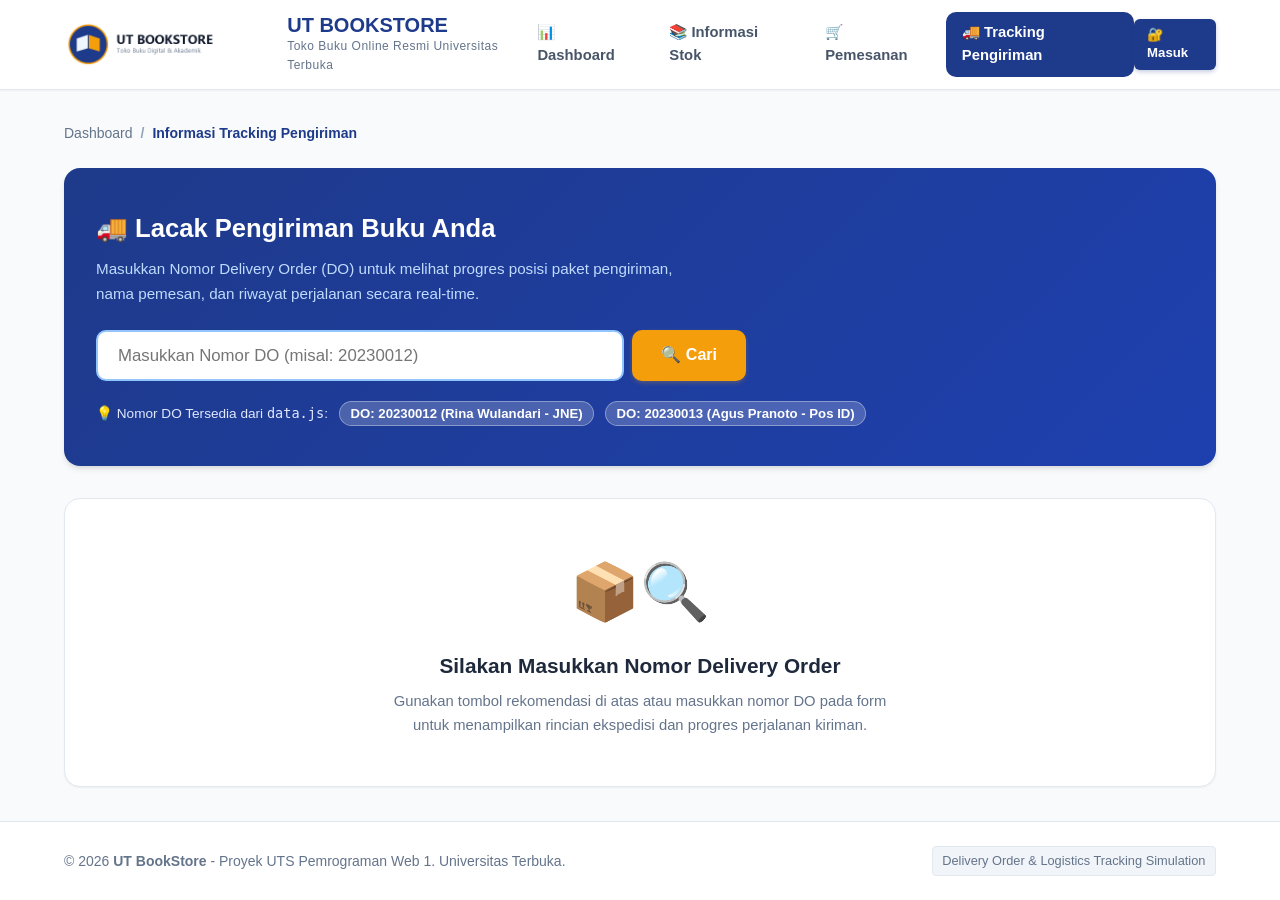
<file: tracking.html>
<!DOCTYPE html>
<html lang="id">
<head>
  <meta charset="UTF-8">
  <meta name="viewport" content="width=device-width, initial-scale=1.0">
  <title>Informasi Tracking Pengiriman - UT BookStore</title>
  
  <!-- ====================================================================
       INDIKATOR PENILAIAN 2: EXTERNAL CSS
       ==================================================================== -->
  <link rel="stylesheet" href="css/style.css">

  <!-- ====================================================================
       INDIKATOR PENILAIAN 2: INTERNAL CSS (Gaya Khusus Halaman Tracking)
       ==================================================================== -->
  <style>
    /* Styling Khusus Internal CSS untuk Halaman Tracking */
    .tracking-search-hero {
      background: linear-gradient(135deg, #1e3a8a 0%, #1e40af 100%);
      color: #ffffff;
      padding: 2.5rem 2rem;
      border-radius: var(--radius-lg);
      margin-bottom: 2rem;
      box-shadow: var(--shadow-md);
    }

    .tracking-search-hero h2 {
      font-size: 1.6rem;
      font-weight: 800;
      margin-bottom: 0.5rem;
    }

    .tracking-search-hero p {
      font-size: 0.95rem;
      color: #bfdbfe;
      margin-bottom: 1.5rem;
      max-width: 600px;
    }

    .search-input-wrapper {
      display: flex;
      gap: 0.5rem;
      max-width: 650px;
    }

    .search-input-wrapper input {
      font-size: 1.05rem;
      padding: 0.85rem 1.25rem;
      border-radius: var(--radius-md);
      border: 2px solid #93c5fd;
      flex: 1;
    }

    .search-input-wrapper button {
      padding: 0.85rem 1.75rem;
      font-size: 1rem;
    }

    .quick-do-pill {
      display: inline-block;
      padding: 0.25rem 0.65rem;
      background: rgba(255, 255, 255, 0.2);
      border: 1px solid rgba(255, 255, 255, 0.35);
      border-radius: var(--radius-full);
      color: #ffffff;
      font-size: 0.825rem;
      font-weight: 600;
      cursor: pointer;
      transition: all 0.2s ease;
      margin-left: 0.3rem;
    }

    .quick-do-pill:hover {
      background: #ffffff;
      color: var(--primary);
    }

    .tracking-info-grid {
      display: grid;
      grid-template-columns: repeat(auto-fit, minmax(220px, 1fr));
      gap: 1.25rem;
      padding: 1.25rem;
      background-color: var(--bg-subtle);
      border-radius: var(--radius-md);
      border: 1px solid var(--border-color);
      margin-bottom: 2rem;
    }

    .info-item dt {
      font-size: 0.8rem;
      color: var(--text-muted);
      font-weight: 600;
      text-transform: uppercase;
      letter-spacing: 0.5px;
      margin-bottom: 0.2rem;
    }

    .info-item dd {
      font-size: 1.05rem;
      font-weight: 700;
      color: var(--text-main);
      margin: 0;
    }
  </style>
</head>
<body>

  <!-- ====================================================================
       1. SEMANTIC HEADER & NAVBAR
       ==================================================================== -->
  <header class="main-header">
    <div class="header-container">
      <div class="brand-wrapper">
        <a href="dashboard.html" style="display:flex; align-items:center; gap:0.75rem; text-decoration:none;">
          <img src="assets/logo.png" alt="Logo UT BookStore" class="brand-logo" onerror="this.src='assets/logo.svg'">
          <div class="brand-text">
            <h1>UT BOOKSTORE</h1>
            <p>Toko Buku Online Resmi Universitas Terbuka</p>
          </div>
        </a>
      </div>
      
      <!-- Navigasi Utama Halaman Website -->
      <nav class="main-nav" aria-label="Navigasi Utama">
        <ul>
          <li><a href="dashboard.html" class="nav-link">📊 Dashboard</a></li>
          <li><a href="stok.html" class="nav-link">📚 Informasi Stok</a></li>
          <li><a href="checkout.html" class="nav-link">🛒 Pemesanan</a></li>
          <li><a href="tracking.html" class="nav-link active">🚚 Tracking Pengiriman</a></li>
        </ul>
      </nav>

      <!-- User Session Badge di Header -->
      <div id="headerUserPill" class="user-badge-wrapper"></div>
    </div>
  </header>

  <!-- ====================================================================
       2. SEMANTIC MAIN CONTENT
       ==================================================================== -->
  <main class="page-container">
    
    <!-- Breadcrumb Navigasi -->
    <nav class="breadcrumb-nav" aria-label="Breadcrumb">
      <ol class="breadcrumb-list">
        <li><a href="dashboard.html">Dashboard</a></li>
        <li class="current">Informasi Tracking Pengiriman</li>
      </ol>
    </nav>

    <!-- SECTION A: HERO FORM PENCARIAN NOMOR DELIVERY ORDER (Kriteria Soal 5) -->
    <section class="tracking-search-hero" aria-labelledby="trackHeroTitle">
      <h2 id="trackHeroTitle">🚚 Lacak Pengiriman Buku Anda</h2>
      <p>
        Masukkan Nomor Delivery Order (DO) untuk melihat progres posisi paket pengiriman, nama pemesan, dan riwayat perjalanan secara real-time.
      </p>

      <form id="formTracking" class="search-input-wrapper">
        <input 
          type="text" 
          id="inputNomorDO" 
          placeholder="Masukkan Nomor DO (misal: 20230012)" 
          required 
          autocomplete="off"
        >
        <!-- Tombol "Cari" Sesuai Kriteria Soal 5 -->
        <button type="submit" class="btn btn-gold btn-lg">
          🔍 Cari
        </button>
      </form>

      <!-- Opsi Cepat Pengujian Nomor DO Demo untuk Dosen / Penguji -->
      <div style="margin-top: 1.25rem; font-size: 0.85rem; color: #e0e7ff; display: flex; align-items: center; flex-wrap: wrap; gap: 0.4rem;">
        <span>💡 Nomor DO Tersedia dari <code>data.js</code>:</span>
        <button type="button" class="quick-do-pill" onclick="quickSelectDO('20230012')">
          DO: 20230012 (Rina Wulandari - JNE)
        </button>
        <button type="button" class="quick-do-pill" onclick="quickSelectDO('20230013')">
          DO: 20230013 (Agus Pranoto - Pos ID)
        </button>
      </div>
    </section>

    <!-- STATE 1: KONDISI AWAL (Belum Mencari) -->
    <section id="trackingEmptyState" class="card" style="text-align: center; padding: 3rem 1.5rem;" aria-label="Kondisi Belum Mencari">
      <div style="font-size: 3.5rem; margin-bottom: 0.75rem;">📦🔍</div>
      <h3 style="font-size: 1.3rem; font-weight: 700; color: var(--text-main); margin-bottom: 0.5rem;">
        Silakan Masukkan Nomor Delivery Order
      </h3>
      <p style="font-size: 0.925rem; color: var(--text-muted); max-width: 500px; margin: 0 auto;">
        Gunakan tombol rekomendasi di atas atau masukkan nomor DO pada form untuk menampilkan rincian ekspedisi dan progres perjalanan kiriman.
      </p>
    </section>

    <!-- STATE 2: KONDISI TIDAK DITEMUKAN (Error Feedback) -->
    <section id="trackingNotFoundState" style="display: none;" aria-live="polite">
      <!-- Diisi secara dinamis oleh JavaScript -->
    </section>

    <!-- STATE 3: KONDISI HASIL TRACKING DITEMUKAN (Sesuai Kriteria Soal 5) -->
    <section id="trackingResultContainer" style="display: none;" aria-labelledby="resultTitle">
      <div class="card">
        
        <!-- Header Rincian Status -->
        <div class="card-header">
          <div>
            <span style="font-size:0.8rem; font-weight:700; color:var(--text-muted); text-transform:uppercase;">
              Nomor Delivery Order (DO)
            </span>
            <h3 id="trackNomorDO" class="card-title" style="color:var(--primary); font-size:1.6rem; letter-spacing:0.5px;">
              -
            </h3>
          </div>
          <div>
            <!-- Status Badge Pengiriman -->
            <span id="trackStatusBadge" class="badge badge-info" style="font-size:0.85rem; padding:0.4rem 0.9rem;">
              Memuat...
            </span>
          </div>
        </div>

        <!-- SIMULASI PROGRESS BAR INTERAKTIF (Kriteria Soal 5) -->
        <div style="margin: 1.5rem 0 2.5rem 0;">
          <h4 style="font-size:0.95rem; font-weight:700; color:var(--text-main); margin-bottom:0.75rem;">
            📊 Progres Perjalanan Paket:
          </h4>
          
          <div class="tracking-stepper">
            <!-- INDIKATOR PENILAIAN 2: CONTOH INLINE CSS DYNAMIC PROGRESS BAR -->
            <div id="trackProgressBar" class="tracking-stepper-progress" style="width: 50%;"></div>

            <!-- Tahap 1: Di Loket -->
            <div id="step1" class="step-item">
              <div class="step-circle">📝</div>
              <div class="step-title">Diterima</div>
              <div class="step-subtitle">Loket Pengirim</div>
            </div>

            <!-- Tahap 2: Di Hub Transit -->
            <div id="step2" class="step-item">
              <div class="step-circle">🏢</div>
              <div class="step-title">Hub Transit</div>
              <div class="step-subtitle">Sorting Center</div>
            </div>

            <!-- Tahap 3: Dalam Pengantaran -->
            <div id="step3" class="step-item">
              <div class="step-circle">🚚</div>
              <div class="step-title">Pengantaran</div>
              <div class="step-subtitle">Menuju Alamat</div>
            </div>

            <!-- Tahap 4: Selesai Antar -->
            <div id="step4" class="step-item">
              <div class="step-circle">🏠</div>
              <div class="step-title">Terkirim</div>
              <div class="step-subtitle">Diterima Pemesan</div>
            </div>
          </div>
        </div>

        <!-- DETAIL EKSPEDISI, TANGGAL KIRIM, JENIS PAKET, TOTAL PEMBAYARAN (Sesuai Kriteria Soal 5) -->
        <dl class="tracking-info-grid">
          <div class="info-item">
            <dt>Nama Pemesan</dt>
            <dd id="trackNama">-</dd>
          </div>
          <div class="info-item">
            <dt>Detail Ekspedisi</dt>
            <dd id="trackEkspedisi">-</dd>
          </div>
          <div class="info-item">
            <dt>Tanggal Kirim</dt>
            <dd id="trackTanggal">-</dd>
          </div>
          <div class="info-item">
            <dt>Jenis Paket</dt>
            <dd id="trackPaket">-</dd>
          </div>
          <div class="info-item">
            <dt>Total Pembayaran</dt>
            <!-- INDIKATOR PENILAIAN 2: CONTOH INLINE CSS -->
            <dd id="trackTotal" style="color:var(--success);">-</dd>
          </div>
        </dl>

        <!-- TIMELINE RIWAYAT PERJALANAN (Perjalanan: waktu & keterangan dari data.js) -->
        <div style="margin-top: 2rem;">
          <h4 style="font-size:1.1rem; font-weight:700; color:var(--text-main); margin-bottom:1rem; display:flex; align-items:center; gap:0.5rem;">
            📍 Riwayat Checkpoint Perjalanan:
          </h4>
          
          <div id="trackTimeline" class="timeline">
            <!-- Diisi secara dinamis oleh JavaScript DOM -->
          </div>
        </div>

      </div>
    </section>

  </main>

  <!-- ====================================================================
       3. SEMANTIC FOOTER
       ==================================================================== -->
  <footer class="main-footer">
    <div class="footer-container">
      <p>&copy; 2026 <strong>UT BookStore</strong> - Proyek UTS Pemrograman Web 1. Universitas Terbuka.</p>
      <!-- INDIKATOR PENILAIAN 2: CONTOH INLINE CSS -->
      <span style="font-size:0.8rem; color:var(--text-muted); background-color:var(--bg-subtle); padding:0.25rem 0.6rem; border-radius:4px; border:1px solid var(--border-color);">
        Delivery Order &amp; Logistics Tracking Simulation
      </span>
    </div>
  </footer>

  <!-- File JavaScript Eksternal -->
  <script src="js/data.js"></script>
  <script src="js/script.js"></script>
  <script>
    // Inisialisasi logika khusus halaman Tracking
    document.addEventListener('DOMContentLoaded', () => {
      initTrackingPage();
    });
  </script>
</body>
</html>
</file>
<file: css/style.css>
/**
 * ====================================================================
 * STYLE.CSS - Lembar Gaya Eksternal (External CSS)
 * Proyek UTS Pemrograman Web 1 - Toko Buku Online Universitas Terbuka
 * ====================================================================
 * Sesuai Indikator Penilaian 2: "Mengelola gaya antar muka menggunakan CSS
 * (inline, internal, external)". File ini mewakili penerapan EXTERNAL CSS.
 */

/* ====================================================================
   1. CSS VARIABLES & THEME SETUP
   ==================================================================== */
:root {
  --primary: #1e3a8a;          /* Biru Dongker Resmi UT */
  --primary-hover: #1e40af;
  --primary-dark: #0f172a;
  --primary-light: #eff6ff;
  --secondary: #475569;
  --accent-gold: #f59e0b;       /* Kuning Emas */
  --accent-gold-hover: #d97706;
  
  --success: #10b981;
  --success-bg: #d1fae5;
  --danger: #ef4444;
  --danger-bg: #fee2e2;
  --warning: #f59e0b;
  --warning-bg: #fef3c7;
  --info: #3b82f6;
  --info-bg: #dbeafe;

  --bg-page: #f8fafc;
  --bg-surface: #ffffff;
  --bg-subtle: #f1f5f9;
  
  --text-main: #1e293b;
  --text-muted: #64748b;
  --text-light: #94a3b8;
  --text-inverse: #ffffff;

  --border-color: #e2e8f0;
  --border-focus: #3b82f6;

  --radius-sm: 6px;
  --radius-md: 10px;
  --radius-lg: 16px;
  --radius-full: 9999px;

  --shadow-sm: 0 1px 2px 0 rgba(0, 0, 0, 0.05);
  --shadow-md: 0 4px 6px -1px rgba(0, 0, 0, 0.1), 0 2px 4px -1px rgba(0, 0, 0, 0.06);
  --shadow-lg: 0 10px 15px -3px rgba(0, 0, 0, 0.1), 0 4px 6px -2px rgba(0, 0, 0, 0.05);
  --shadow-xl: 0 20px 25px -5px rgba(0, 0, 0, 0.12), 0 10px 10px -5px rgba(0, 0, 0, 0.04);

  --transition-fast: all 0.2s cubic-bezier(0.4, 0, 0.2, 1);
  --transition-normal: all 0.3s cubic-bezier(0.4, 0, 0.2, 1);
}

/* ====================================================================
   2. GLOBAL RESET & BASE STYLES
   ==================================================================== */
* {
  margin: 0;
  padding: 0;
  box-sizing: border-box;
}

html {
  font-size: 16px;
  scroll-behavior: smooth;
}

body {
  font-family: -apple-system, BlinkMacSystemFont, "Segoe UI", Roboto, "Helvetica Neue", Arial, sans-serif;
  background-color: var(--bg-page);
  color: var(--text-main);
  line-height: 1.6;
  min-height: 100vh;
  display: flex;
  flex-direction: column;
}

img {
  max-width: 100%;
  height: auto;
  display: block;
}

a {
  color: var(--primary);
  text-decoration: none;
  transition: var(--transition-fast);
}

a:hover {
  color: var(--primary-hover);
}

/* ====================================================================
   3. SEMANTIC LAYOUT: HEADER, NAV, MAIN, FOOTER
   ==================================================================== */
.main-header {
  background-color: var(--bg-surface);
  border-bottom: 1px solid var(--border-color);
  box-shadow: var(--shadow-sm);
  position: sticky;
  top: 0;
  z-index: 100;
}

.header-container {
  max-width: 1200px;
  margin: 0 auto;
  padding: 0.75rem 1.5rem;
  display: flex;
  align-items: center;
  justify-content: space-between;
}

.brand-wrapper {
  display: flex;
  align-items: center;
  gap: 0.75rem;
}

.brand-logo {
  height: 48px;
  width: auto;
  object-fit: contain;
}

.brand-text h1 {
  font-size: 1.25rem;
  font-weight: 800;
  color: var(--primary);
  line-height: 1.2;
}

.brand-text p {
  font-size: 0.75rem;
  color: var(--text-muted);
  letter-spacing: 0.5px;
}

.main-nav ul {
  display: flex;
  list-style: none;
  gap: 0.5rem;
  align-items: center;
}

.nav-link {
  display: inline-flex;
  align-items: center;
  gap: 0.4rem;
  padding: 0.55rem 1rem;
  border-radius: var(--radius-md);
  font-size: 0.925rem;
  font-weight: 600;
  color: var(--secondary);
  transition: var(--transition-fast);
}

.nav-link:hover {
  background-color: var(--primary-light);
  color: var(--primary);
}

.nav-link.active {
  background-color: var(--primary);
  color: var(--text-inverse);
}

.user-badge-wrapper {
  display: flex;
  align-items: center;
  gap: 0.75rem;
}

.user-pill {
  display: flex;
  align-items: center;
  gap: 0.5rem;
  padding: 0.35rem 0.85rem;
  background-color: var(--bg-subtle);
  border-radius: var(--radius-full);
  font-size: 0.85rem;
  font-weight: 600;
  color: var(--text-main);
  border: 1px solid var(--border-color);
}

.user-avatar {
  width: 28px;
  height: 28px;
  background: linear-gradient(135deg, var(--primary), var(--accent-gold));
  color: #fff;
  border-radius: 50%;
  display: flex;
  align-items: center;
  justify-content: center;
  font-size: 0.8rem;
  font-weight: bold;
}

/* Page Container */
.page-container {
  max-width: 1200px;
  margin: 0 auto;
  padding: 2rem 1.5rem;
  flex: 1;
  width: 100%;
}

/* Breadcrumb */
.breadcrumb-nav {
  margin-bottom: 1.5rem;
}

.breadcrumb-list {
  display: flex;
  list-style: none;
  gap: 0.5rem;
  align-items: center;
  font-size: 0.875rem;
  color: var(--text-muted);
}

.breadcrumb-list li + li::before {
  content: "/";
  margin-right: 0.5rem;
  color: var(--text-light);
}

.breadcrumb-list a {
  color: var(--text-muted);
}

.breadcrumb-list a:hover {
  color: var(--primary);
}

.breadcrumb-list .current {
  color: var(--primary);
  font-weight: 600;
}

/* Page Header Block */
.page-header-block {
  display: flex;
  justify-content: space-between;
  align-items: center;
  margin-bottom: 2rem;
  flex-wrap: wrap;
  gap: 1rem;
}

.page-title {
  font-size: 1.75rem;
  font-weight: 800;
  color: var(--text-main);
  letter-spacing: -0.5px;
}

.page-subtitle {
  font-size: 0.95rem;
  color: var(--text-muted);
  margin-top: 0.25rem;
}

/* Main Footer */
.main-footer {
  background-color: var(--bg-surface);
  border-top: 1px solid var(--border-color);
  padding: 1.5rem 0;
  margin-top: auto;
}

.footer-container {
  max-width: 1200px;
  margin: 0 auto;
  padding: 0 1.5rem;
  display: flex;
  justify-content: space-between;
  align-items: center;
  flex-wrap: wrap;
  gap: 1rem;
  font-size: 0.875rem;
  color: var(--text-muted);
}

/* ====================================================================
   4. CARD COMPONENTS
   ==================================================================== */
.card {
  background-color: var(--bg-surface);
  border-radius: var(--radius-lg);
  border: 1px solid var(--border-color);
  box-shadow: var(--shadow-sm);
  padding: 1.75rem;
  transition: var(--transition-fast);
}

.card:hover {
  box-shadow: var(--shadow-md);
}

.card-header {
  display: flex;
  justify-content: space-between;
  align-items: center;
  margin-bottom: 1.25rem;
  padding-bottom: 1rem;
  border-bottom: 1px solid var(--border-color);
}

.card-title {
  font-size: 1.2rem;
  font-weight: 700;
  color: var(--text-main);
}

/* Dashboard Summary Stat Cards */
.stats-grid {
  display: grid;
  grid-template-columns: repeat(auto-fit, minmax(240px, 1fr));
  gap: 1.25rem;
  margin-bottom: 2rem;
}

.stat-card {
  display: flex;
  align-items: center;
  gap: 1.25rem;
  padding: 1.5rem;
  border-radius: var(--radius-lg);
  background: var(--bg-surface);
  border: 1px solid var(--border-color);
  box-shadow: var(--shadow-sm);
  transition: var(--transition-fast);
}

.stat-card:hover {
  transform: translateY(-3px);
  box-shadow: var(--shadow-md);
}

.stat-icon {
  width: 54px;
  height: 54px;
  border-radius: var(--radius-md);
  display: flex;
  align-items: center;
  justify-content: center;
  font-size: 1.6rem;
  flex-shrink: 0;
}

.stat-info .stat-value {
  font-size: 1.75rem;
  font-weight: 800;
  color: var(--text-main);
  line-height: 1.2;
}

.stat-info .stat-label {
  font-size: 0.85rem;
  color: var(--text-muted);
  font-weight: 500;
}

/* ====================================================================
   5. BUTTON STYLES
   ==================================================================== */
.btn {
  display: inline-flex;
  align-items: center;
  justify-content: center;
  gap: 0.5rem;
  font-family: inherit;
  font-size: 0.925rem;
  font-weight: 600;
  padding: 0.65rem 1.25rem;
  border-radius: var(--radius-md);
  border: 1px solid transparent;
  cursor: pointer;
  transition: var(--transition-fast);
  text-decoration: none;
  line-height: 1.4;
}

.btn:active {
  transform: scale(0.98);
}

.btn-primary {
  background-color: var(--primary);
  color: var(--text-inverse);
  box-shadow: 0 2px 4px rgba(30, 58, 138, 0.25);
}

.btn-primary:hover {
  background-color: var(--primary-hover);
  color: var(--text-inverse);
  box-shadow: 0 4px 8px rgba(30, 58, 138, 0.35);
}

.btn-gold {
  background-color: var(--accent-gold);
  color: #ffffff;
  box-shadow: 0 2px 4px rgba(245, 158, 11, 0.25);
}

.btn-gold:hover {
  background-color: var(--accent-gold-hover);
  color: #ffffff;
}

.btn-success {
  background-color: var(--success);
  color: var(--text-inverse);
}

.btn-success:hover {
  background-color: #059669;
}

.btn-danger {
  background-color: var(--danger);
  color: var(--text-inverse);
}

.btn-danger:hover {
  background-color: #dc2626;
}

.btn-outline {
  background-color: transparent;
  border-color: var(--border-color);
  color: var(--secondary);
}

.btn-outline:hover {
  background-color: var(--bg-subtle);
  color: var(--text-main);
  border-color: var(--text-muted);
}

.btn-outline-primary {
  background-color: transparent;
  border-color: var(--primary);
  color: var(--primary);
}

.btn-outline-primary:hover {
  background-color: var(--primary-light);
}

.btn-sm {
  padding: 0.35rem 0.75rem;
  font-size: 0.825rem;
  border-radius: var(--radius-sm);
}

.btn-lg {
  padding: 0.85rem 1.75rem;
  font-size: 1.05rem;
  border-radius: var(--radius-md);
}

.btn-block {
  width: 100%;
}

/* ====================================================================
   6. FORM & INPUT CONTROLS
   ==================================================================== */
.form-group {
  margin-bottom: 1.25rem;
}

.form-label {
  display: block;
  font-size: 0.875rem;
  font-weight: 600;
  color: var(--text-main);
  margin-bottom: 0.4rem;
}

.form-label .required {
  color: var(--danger);
  margin-left: 2px;
}

.form-control {
  width: 100%;
  padding: 0.65rem 0.95rem;
  font-family: inherit;
  font-size: 0.925rem;
  color: var(--text-main);
  background-color: var(--bg-surface);
  border: 1.5px solid var(--border-color);
  border-radius: var(--radius-md);
  transition: var(--transition-fast);
  outline: none;
}

.form-control:focus {
  border-color: var(--primary);
  box-shadow: 0 0 0 3px rgba(30, 58, 138, 0.15);
}

.form-control.is-invalid {
  border-color: var(--danger);
  background-color: #fffaf0;
}

.form-control.is-invalid:focus {
  box-shadow: 0 0 0 3px rgba(239, 68, 68, 0.2);
}

.form-error {
  font-size: 0.8rem;
  color: var(--danger);
  margin-top: 0.3rem;
  display: block;
}

.form-row {
  display: grid;
  grid-template-columns: repeat(auto-fit, minmax(200px, 1fr));
  gap: 1rem;
}

/* ====================================================================
   7. TABLE STYLES & BADGES
   ==================================================================== */
.table-responsive {
  width: 100%;
  overflow-x: auto;
  border-radius: var(--radius-md);
  border: 1px solid var(--border-color);
  background: var(--bg-surface);
}

.custom-table {
  width: 100%;
  border-collapse: collapse;
  text-align: left;
  font-size: 0.925rem;
}

.custom-table th {
  background-color: var(--bg-subtle);
  color: var(--text-main);
  font-weight: 700;
  padding: 0.85rem 1rem;
  border-bottom: 2px solid var(--border-color);
  white-space: nowrap;
}

.custom-table td {
  padding: 0.85rem 1rem;
  border-bottom: 1px solid var(--border-color);
  vertical-align: middle;
}

.custom-table tbody tr:hover {
  background-color: #f8fafc;
}

.custom-table tbody tr:last-child td {
  border-bottom: none;
}

/* Badges */
.badge {
  display: inline-flex;
  align-items: center;
  gap: 0.3rem;
  padding: 0.25rem 0.7rem;
  border-radius: var(--radius-full);
  font-size: 0.775rem;
  font-weight: 700;
  text-transform: uppercase;
  letter-spacing: 0.4px;
}

.badge-success {
  background-color: var(--success-bg);
  color: #065f46;
}

.badge-info {
  background-color: var(--info-bg);
  color: #1e40af;
}

.badge-warning {
  background-color: var(--warning-bg);
  color: #92400e;
}

.badge-danger {
  background-color: var(--danger-bg);
  color: #991b1b;
}

/* Thumbnails */
.table-thumb {
  width: 48px;
  height: 64px;
  object-fit: cover;
  border-radius: var(--radius-sm);
  border: 1px solid var(--border-color);
  box-shadow: var(--shadow-sm);
}

/* ====================================================================
   8. MODAL BOX COMPONENT
   ==================================================================== */
.modal-overlay {
  position: fixed;
  top: 0;
  left: 0;
  right: 0;
  bottom: 0;
  background-color: rgba(15, 23, 42, 0.65);
  backdrop-filter: blur(4px);
  display: flex;
  align-items: center;
  justify-content: center;
  z-index: 1000;
  opacity: 0;
  visibility: hidden;
  transition: opacity 0.25s ease, visibility 0.25s ease;
  padding: 1.5rem;
}

.modal-overlay.active {
  opacity: 1;
  visibility: visible;
}

.modal-container {
  background-color: var(--bg-surface);
  border-radius: var(--radius-lg);
  max-width: 540px;
  width: 100%;
  max-height: 90vh;
  overflow-y: auto;
  box-shadow: var(--shadow-xl);
  transform: translateY(20px) scale(0.95);
  transition: transform 0.25s ease;
  border: 1px solid var(--border-color);
}

.modal-overlay.active .modal-container {
  transform: translateY(0) scale(1);
}

.modal-header {
  padding: 1.25rem 1.5rem;
  border-bottom: 1px solid var(--border-color);
  display: flex;
  justify-content: space-between;
  align-items: center;
}

.modal-title {
  font-size: 1.25rem;
  font-weight: 700;
  color: var(--text-main);
}

.modal-close {
  background: transparent;
  border: none;
  font-size: 1.5rem;
  color: var(--text-muted);
  cursor: pointer;
  line-height: 1;
  padding: 0.25rem;
  border-radius: var(--radius-sm);
  transition: var(--transition-fast);
}

.modal-close:hover {
  color: var(--danger);
  background-color: var(--danger-bg);
}

.modal-body {
  padding: 1.5rem;
}

.modal-footer {
  padding: 1rem 1.5rem;
  border-top: 1px solid var(--border-color);
  display: flex;
  justify-content: flex-end;
  gap: 0.75rem;
  background-color: var(--bg-subtle);
  border-radius: 0 0 var(--radius-lg) var(--radius-lg);
}

/* ====================================================================
   9. POP-UP TOAST & ALERT BOXES
   ==================================================================== */
.toast-container {
  position: fixed;
  top: 1.5rem;
  right: 1.5rem;
  z-index: 2000;
  display: flex;
  flex-direction: column;
  gap: 0.75rem;
  pointer-events: none;
}

.toast {
  pointer-events: auto;
  min-width: 300px;
  max-width: 420px;
  background-color: var(--bg-surface);
  color: var(--text-main);
  padding: 1rem 1.25rem;
  border-radius: var(--radius-md);
  box-shadow: var(--shadow-lg);
  display: flex;
  align-items: flex-start;
  gap: 0.75rem;
  border-left: 5px solid var(--primary);
  animation: slideInRight 0.3s ease forwards;
  transition: var(--transition-fast);
}

.toast.toast-danger {
  border-left-color: var(--danger);
}

.toast.toast-success {
  border-left-color: var(--success);
}

.toast.toast-warning {
  border-left-color: var(--warning);
}

.toast.toast-info {
  border-left-color: var(--info);
}

.toast-icon {
  font-size: 1.25rem;
  line-height: 1;
}

.toast-content {
  flex: 1;
}

.toast-title {
  font-weight: 700;
  font-size: 0.9rem;
  margin-bottom: 0.2rem;
}

.toast-message {
  font-size: 0.85rem;
  color: var(--text-muted);
}

.toast-close {
  background: transparent;
  border: none;
  font-size: 1.1rem;
  color: var(--text-light);
  cursor: pointer;
  line-height: 1;
}

.toast-close:hover {
  color: var(--text-main);
}

@keyframes slideInRight {
  from {
    opacity: 0;
    transform: translateX(100%);
  }
  to {
    opacity: 1;
    transform: translateX(0);
  }
}

/* Alert Box Inline */
.alert-box {
  padding: 0.85rem 1.25rem;
  border-radius: var(--radius-md);
  margin-bottom: 1.25rem;
  display: flex;
  align-items: center;
  gap: 0.75rem;
  font-size: 0.9rem;
  font-weight: 500;
  border: 1px solid transparent;
}

.alert-danger {
  background-color: var(--danger-bg);
  color: #991b1b;
  border-color: #fca5a5;
}

.alert-success {
  background-color: var(--success-bg);
  color: #065f46;
  border-color: #6ee7b7;
}

.alert-info {
  background-color: var(--info-bg);
  color: #1e40af;
  border-color: #93c5fd;
}

.alert-warning {
  background-color: var(--warning-bg);
  color: #92400e;
  border-color: #fcd34d;
}

/* ====================================================================
   10. TRACKING PROGRESS STEPPER & TIMELINE
   ==================================================================== */
.tracking-stepper {
  display: flex;
  justify-content: space-between;
  position: relative;
  margin: 2.5rem 0;
}

.tracking-stepper::before {
  content: "";
  position: absolute;
  top: 24px;
  left: 30px;
  right: 30px;
  height: 4px;
  background-color: var(--border-color);
  z-index: 1;
}

.tracking-stepper-progress {
  position: absolute;
  top: 24px;
  left: 30px;
  height: 4px;
  background-color: var(--success);
  z-index: 2;
  transition: width 0.6s ease;
}

.step-item {
  position: relative;
  z-index: 3;
  display: flex;
  flex-direction: column;
  align-items: center;
  text-align: center;
  width: 100px;
}

.step-circle {
  width: 48px;
  height: 48px;
  border-radius: 50%;
  background-color: var(--bg-surface);
  border: 3px solid var(--border-color);
  display: flex;
  align-items: center;
  justify-content: center;
  font-size: 1.2rem;
  color: var(--text-muted);
  margin-bottom: 0.5rem;
  transition: var(--transition-fast);
}

.step-item.active .step-circle {
  border-color: var(--primary);
  background-color: var(--primary);
  color: #fff;
  box-shadow: 0 0 0 4px rgba(30, 58, 138, 0.2);
}

.step-item.completed .step-circle {
  border-color: var(--success);
  background-color: var(--success);
  color: #fff;
}

.step-title {
  font-size: 0.8rem;
  font-weight: 700;
  color: var(--text-main);
  line-height: 1.2;
}

.step-subtitle {
  font-size: 0.7rem;
  color: var(--text-muted);
  margin-top: 2px;
}

/* Vertical Timeline */
.timeline {
  position: relative;
  padding-left: 2rem;
  margin-top: 1.5rem;
}

.timeline::before {
  content: "";
  position: absolute;
  left: 11px;
  top: 8px;
  bottom: 8px;
  width: 2px;
  background-color: var(--border-color);
}

.timeline-item {
  position: relative;
  margin-bottom: 1.5rem;
}

.timeline-dot {
  position: absolute;
  left: -2rem;
  top: 4px;
  width: 24px;
  height: 24px;
  border-radius: 50%;
  background-color: var(--bg-surface);
  border: 3px solid var(--primary);
  display: flex;
  align-items: center;
  justify-content: center;
  box-shadow: var(--shadow-sm);
}

.timeline-item:first-child .timeline-dot {
  background-color: var(--success);
  border-color: var(--success);
}

.timeline-content {
  background-color: var(--bg-surface);
  border: 1px solid var(--border-color);
  padding: 0.85rem 1.15rem;
  border-radius: var(--radius-md);
  box-shadow: var(--shadow-sm);
}

.timeline-time {
  font-size: 0.775rem;
  color: var(--primary);
  font-weight: 700;
  margin-bottom: 0.2rem;
}

.timeline-desc {
  font-size: 0.875rem;
  color: var(--text-main);
}

/* ====================================================================
   11. BOOK GRID VIEW (KATALOG STOK)
   ==================================================================== */
.books-grid {
  display: grid;
  grid-template-columns: repeat(auto-fill, minmax(230px, 1fr));
  gap: 1.5rem;
  margin-top: 1.5rem;
}

.book-card {
  background-color: var(--bg-surface);
  border: 1px solid var(--border-color);
  border-radius: var(--radius-lg);
  overflow: hidden;
  box-shadow: var(--shadow-sm);
  display: flex;
  flex-direction: column;
  transition: var(--transition-fast);
}

.book-card:hover {
  transform: translateY(-4px);
  box-shadow: var(--shadow-md);
  border-color: var(--primary);
}

.book-cover-wrap {
  height: 230px;
  background-color: #f1f5f9;
  display: flex;
  align-items: center;
  justify-content: center;
  overflow: hidden;
  padding: 1rem;
}

.book-cover-img {
  max-height: 100%;
  max-width: 100%;
  object-fit: contain;
  border-radius: var(--radius-sm);
  box-shadow: var(--shadow-md);
  transition: var(--transition-fast);
}

.book-card:hover .book-cover-img {
  transform: scale(1.04);
}

.book-info {
  padding: 1.25rem;
  flex: 1;
  display: flex;
  flex-direction: column;
}

.book-code {
  font-size: 0.75rem;
  font-weight: 700;
  color: var(--accent-gold);
  letter-spacing: 0.5px;
  text-transform: uppercase;
}

.book-title {
  font-size: 1.05rem;
  font-weight: 700;
  color: var(--text-main);
  margin: 0.35rem 0;
  line-height: 1.3;
}

.book-meta {
  font-size: 0.825rem;
  color: var(--text-muted);
  margin-bottom: 0.75rem;
}

.book-price-row {
  margin-top: auto;
  display: flex;
  justify-content: space-between;
  align-items: center;
  padding-top: 0.75rem;
  border-top: 1px dashed var(--border-color);
}

.book-price {
  font-size: 1.15rem;
  font-weight: 800;
  color: var(--primary);
}

/* ====================================================================
   12. RESPONSIVE DESIGN (MEDIA QUERIES)
   ==================================================================== */
@media (max-width: 768px) {
  .header-container {
    flex-direction: column;
    gap: 1rem;
    padding: 1rem;
  }
  
  .main-nav ul {
    flex-wrap: wrap;
    justify-content: center;
  }
  
  .tracking-stepper {
    flex-direction: column;
    gap: 1.5rem;
  }
  
  .tracking-stepper::before,
  .tracking-stepper-progress {
    display: none;
  }
  
  .step-item {
    flex-direction: row;
    width: 100%;
    text-align: left;
    gap: 1rem;
  }
  
  .page-header-block {
    flex-direction: column;
    align-items: flex-start;
  }
}
</file>
